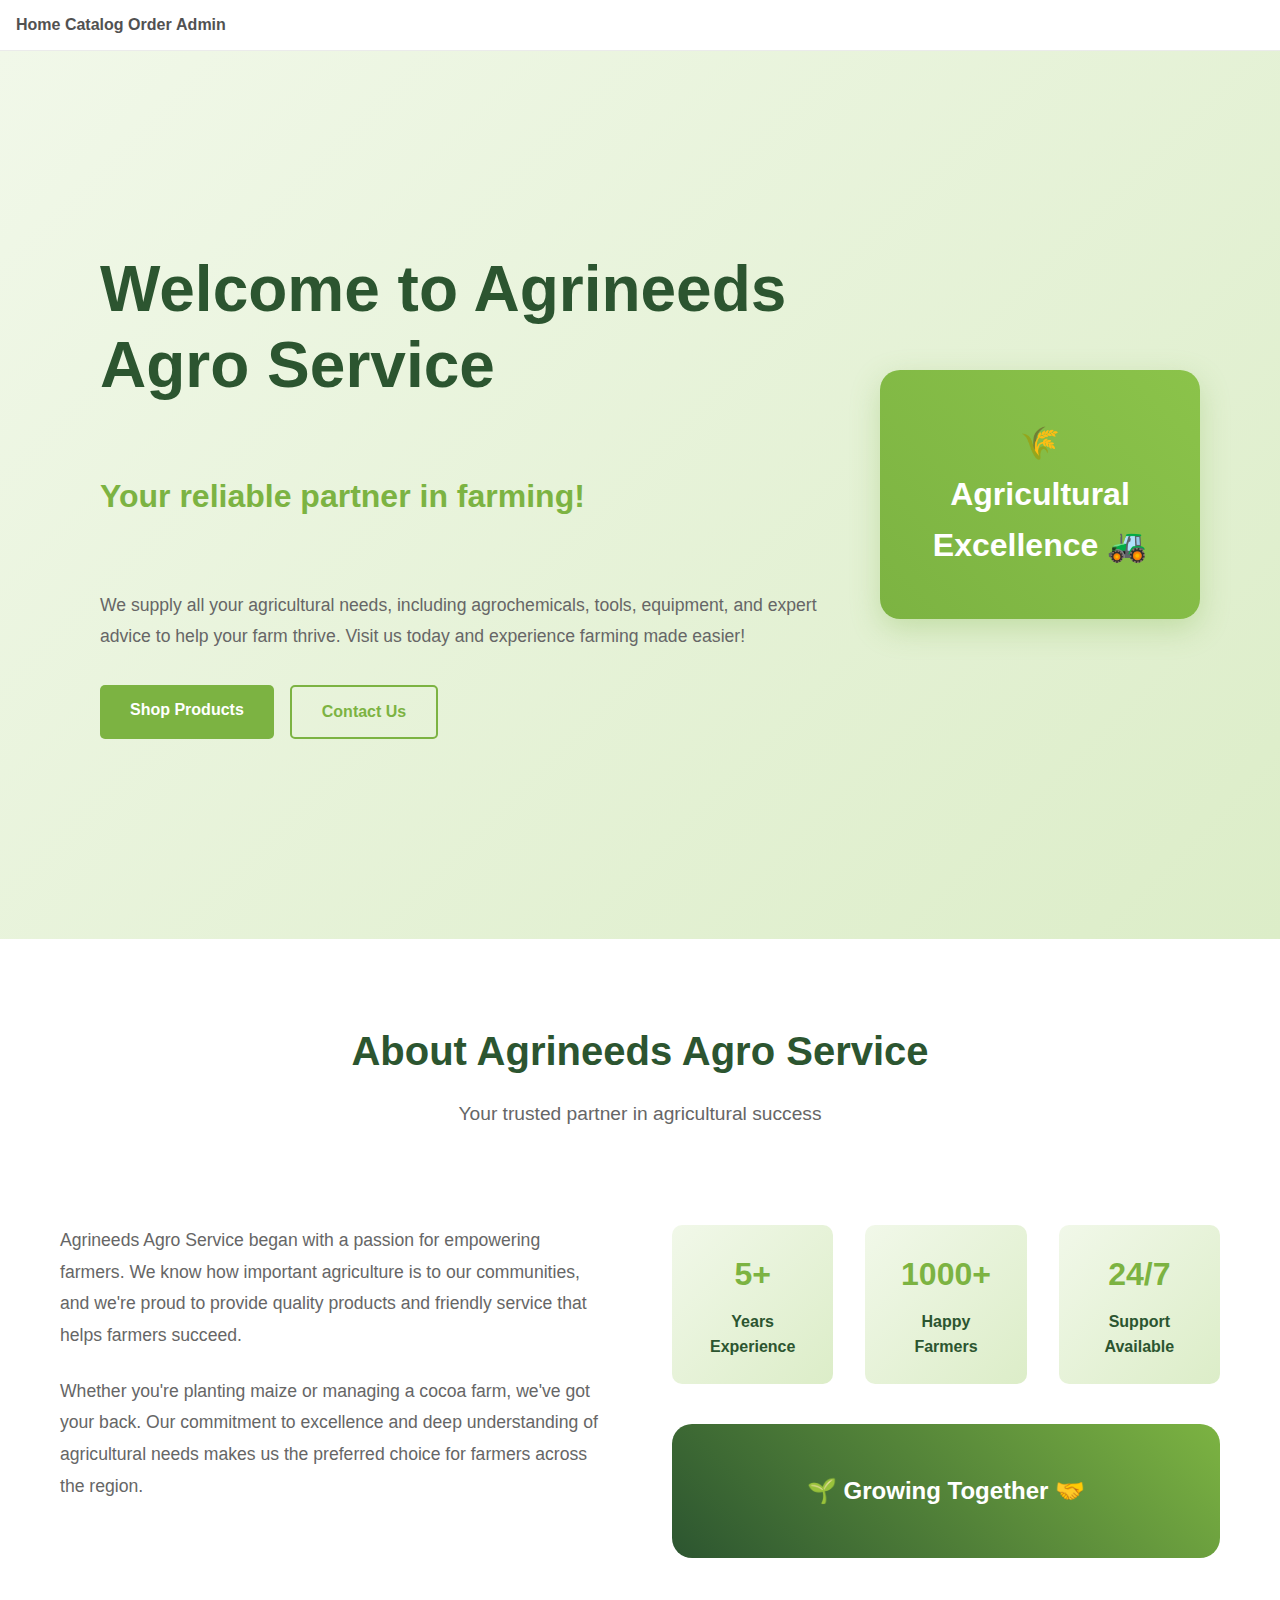
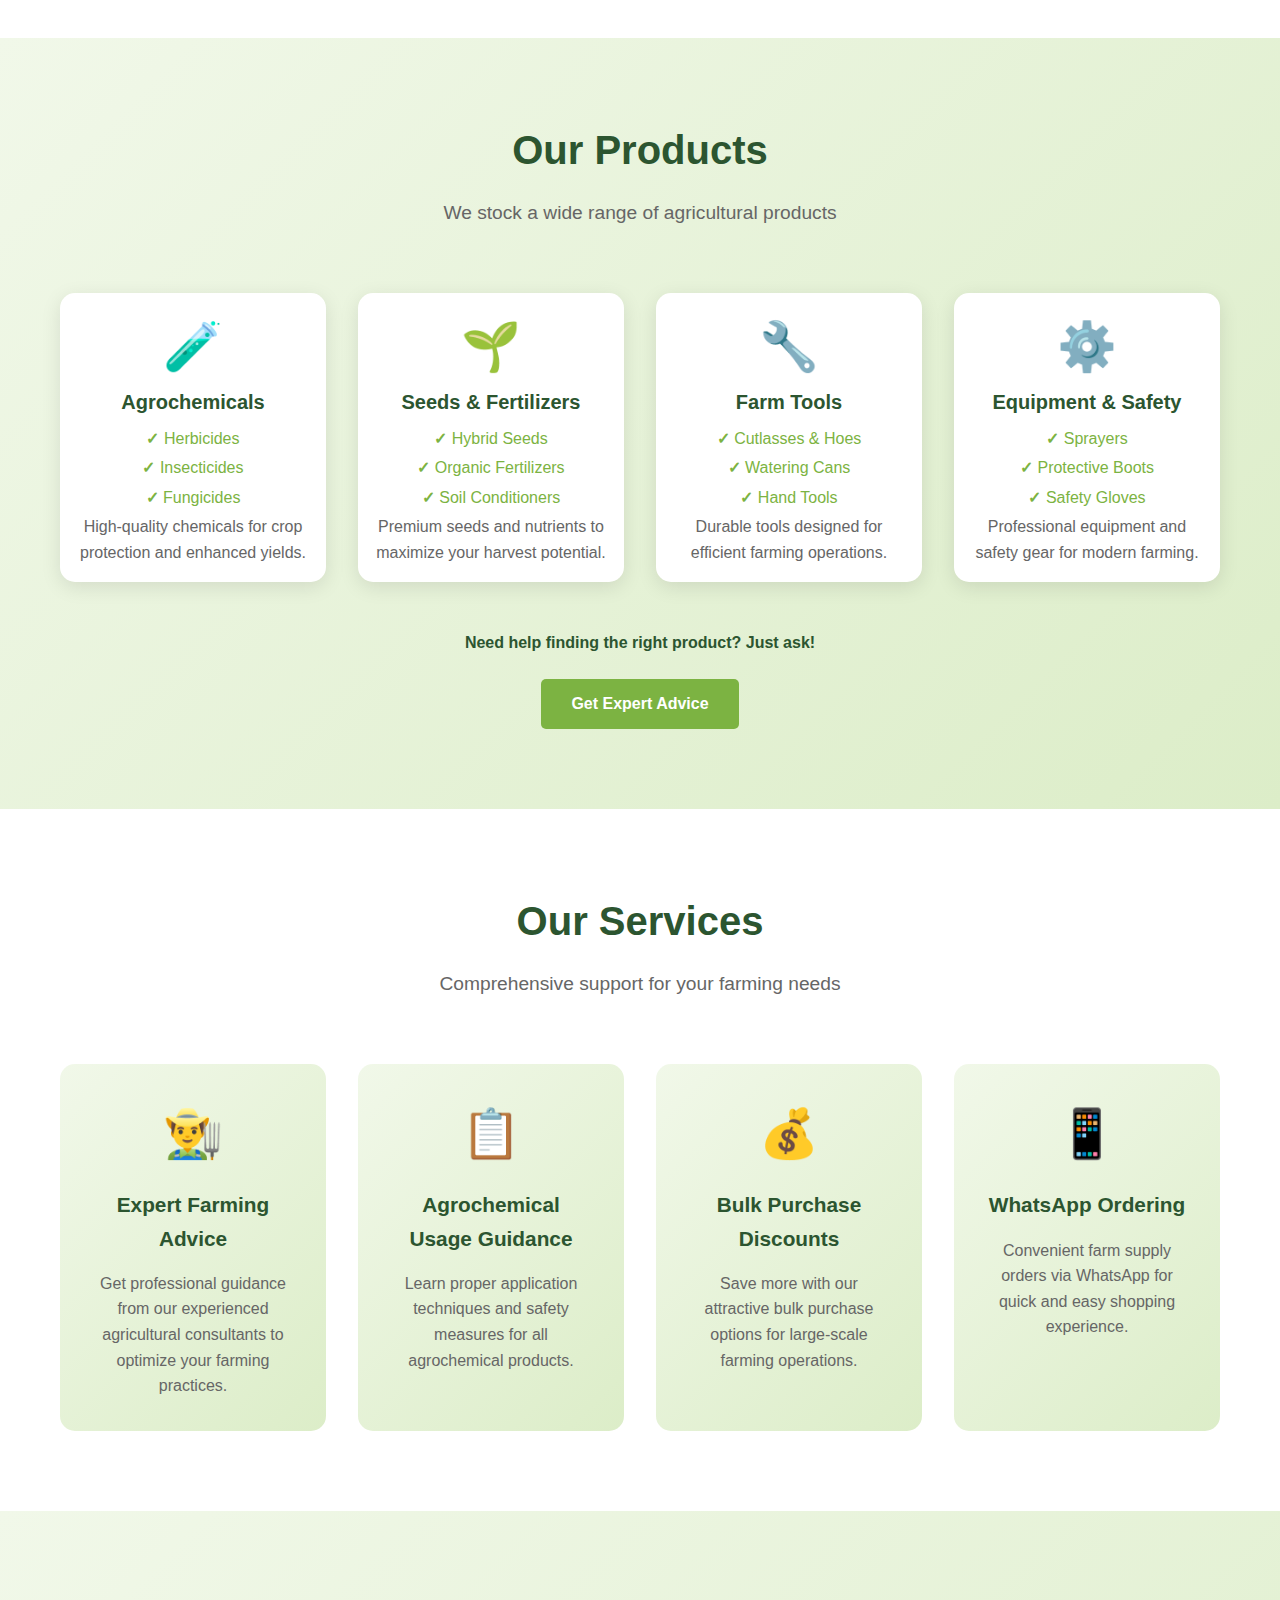
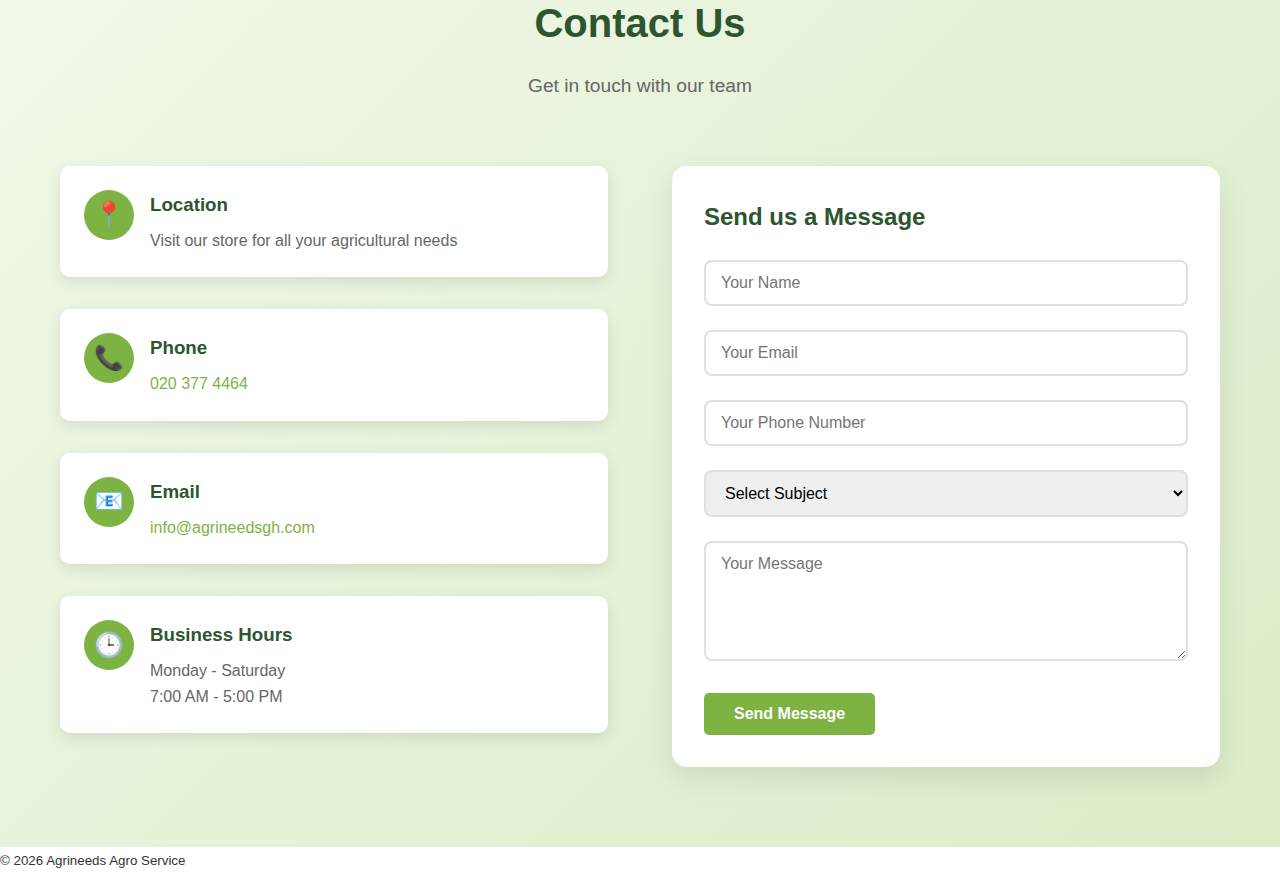
<file: index.html>
<!doctype html>
<html lang="en">
<head>
  <meta charset="utf-8" />
  <meta name="viewport" content="width=device-width, initial-scale=1" />
  <title>Agrineeds Agro Service</title>
  <link rel="stylesheet" href="style.css" />
</head>
<body>
  <header class="site-header">
    <nav class="nav">
      <button class="nav-toggle"
              aria-label="Toggle navigation"
              aria-controls="primary-nav"
              aria-expanded="false">☰</button>

      <div class="nav-links" id="primary-nav">
        <a href="#home">Home</a>
        <a href="#catalog">Catalog</a>
        <a href="#order">Order</a>
        <a href="#admin">Admin</a>
      </div>
    </nav>


  </header>

  <!-- simple view container for our tiny router -->
  <main id="app" class="app"></main>
  
  <!-- put this right after <main id="app" class="app"></main> -->
  <template id="home-template">

    <!-- Home Section -->
    <section id="home" class="hero">
        <div class="hero-content">
            <h1>Welcome to Agrineeds Agro Service</h1>
            <p class="hero-subtitle">Your reliable partner in farming!</p>
            <p class="hero-description">
                We supply all your agricultural needs, including agrochemicals, tools, equipment, 
                and expert advice to help your farm thrive. Visit us today and experience farming made easier!
            </p>
            <div class="hero-buttons">
                <a href="#products" class="btn btn-primary">Shop Products</a>
                <a href="#contact" class="btn btn-secondary">Contact Us</a>
            </div>
        </div>
        <div class="hero-image">
            <div class="hero-placeholder">
                🌾 Agricultural Excellence 🚜
            </div>
        </div>
    </section>

    <!-- About Section -->
    <section id="about" class="about">
        <div class="container">
            <div class="section-header">
                <h2>About Agrineeds Agro Service</h2>
                <p>Your trusted partner in agricultural success</p>
            </div>
            <div class="about-content">
                <div class="about-text">
                    <p>
                        Agrineeds Agro Service began with a passion for empowering farmers. We know how important 
                        agriculture is to our communities, and we're proud to provide quality products and friendly 
                        service that helps farmers succeed.
                    </p>
                    <p>
                        Whether you're planting maize or managing a cocoa farm, we've got your back. Our commitment 
                        to excellence and deep understanding of agricultural needs makes us the preferred choice for 
                        farmers across the region.
                    </p>
                </div>
                <div class="about-image">
                    <div class="about-stats">
                        <div class="stat">
                            <h3>5+</h3>
                            <p>Years Experience</p>
                        </div>
                        <div class="stat">
                            <h3>1000+</h3>
                            <p>Happy Farmers</p>
                        </div>
                        <div class="stat">
                            <h3>24/7</h3>
                            <p>Support Available</p>
                        </div>
                    </div>
                    <div class="about-placeholder">
                        🌱 Growing Together 🤝
                    </div>
                </div>
            </div>
        </div>
    </section>

    <!-- Products Section -->
    <section id="products" class="products">
        <div class="container">
            <div class="section-header">
                <h2>Our Products</h2>
                <p>We stock a wide range of agricultural products</p>
            </div>
            <div class="products-grid">
                <div class="product-card">
                    <div class="product-icon">🧪</div>
                    <h3>Agrochemicals</h3>
                    <ul>
                        <li>Herbicides</li>
                        <li>Insecticides</li>
                        <li>Fungicides</li>
                    </ul>
                    <p>High-quality chemicals for crop protection and enhanced yields.</p>
                </div>
                <div class="product-card">
                    <div class="product-icon">🌱</div>
                    <h3>Seeds & Fertilizers</h3>
                    <ul>
                        <li>Hybrid Seeds</li>
                        <li>Organic Fertilizers</li>
                        <li>Soil Conditioners</li>
                    </ul>
                    <p>Premium seeds and nutrients to maximize your harvest potential.</p>
                </div>
                <div class="product-card">
                    <div class="product-icon">🔧</div>
                    <h3>Farm Tools</h3>
                    <ul>
                        <li>Cutlasses & Hoes</li>
                        <li>Watering Cans</li>
                        <li>Hand Tools</li>
                    </ul>
                    <p>Durable tools designed for efficient farming operations.</p>
                </div>
                <div class="product-card">
                    <div class="product-icon">⚙️</div>
                    <h3>Equipment & Safety</h3>
                    <ul>
                        <li>Sprayers</li>
                        <li>Protective Boots</li>
                        <li>Safety Gloves</li>
                    </ul>
                    <p>Professional equipment and safety gear for modern farming.</p>
                </div>
            </div>
            <div class="products-cta">
                <p><strong>Need help finding the right product? Just ask!</strong></p>
                <a href="#contact" class="btn btn-primary">Get Expert Advice</a>
            </div>
        </div>
    </section>

    <!-- Services Section -->
    <section id="services" class="services">
        <div class="container">
            <div class="section-header">
                <h2>Our Services</h2>
                <p>Comprehensive support for your farming needs</p>
            </div>
            <div class="services-grid">
                <div class="service-card">
                    <div class="service-icon">👨‍🌾</div>
                    <h3>Expert Farming Advice</h3>
                    <p>Get professional guidance from our experienced agricultural consultants to optimize your farming practices.</p>
                </div>
                <div class="service-card">
                    <div class="service-icon">📋</div>
                    <h3>Agrochemical Usage Guidance</h3>
                    <p>Learn proper application techniques and safety measures for all agrochemical products.</p>
                </div>
                <div class="service-card">
                    <div class="service-icon">💰</div>
                    <h3>Bulk Purchase Discounts</h3>
                    <p>Save more with our attractive bulk purchase options for large-scale farming operations.</p>
                </div>
                <div class="service-card">
                    <div class="service-icon">📱</div>
                    <h3>WhatsApp Ordering</h3>
                    <p>Convenient farm supply orders via WhatsApp for quick and easy shopping experience.</p>
                </div>
            </div>
        </div>
    </section>

    <!-- Contact Section -->
    <section id="contact" class="contact">
        <div class="container">
            <div class="section-header">
                <h2>Contact Us</h2>
                <p>Get in touch with our team</p>
            </div>
            <div class="contact-content">
                <div class="contact-info">
                    <div class="contact-item">
                        <div class="contact-icon">📍</div>
                        <div>
                            <h3>Location</h3>
                            <p>Visit our store for all your agricultural needs</p>
                        </div>
                    </div>
                    <div class="contact-item">
                        <div class="contact-icon">📞</div>
                        <div>
                            <h3>Phone</h3>
                            <p><a href="tel:+233203774464">020 377 4464</a></p>
                        </div>
                    </div>
                    <div class="contact-item">
                        <div class="contact-icon">📧</div>
                        <div>
                            <h3>Email</h3>
                            <p><a href="mailto:info@agrineedsgh.com">info@agrineedsgh.com</a></p>
                        </div>
                    </div>
                    <div class="contact-item">
                        <div class="contact-icon">🕒</div>
                        <div>
                            <h3>Business Hours</h3>
                            <p>Monday - Saturday<br>7:00 AM - 5:00 PM</p>
                        </div>
                    </div>
                </div>
                <div class="contact-form">
                    <h3>Send us a Message</h3>
                    <form id="contactForm">
                        <div class="form-group">
                            <input type="text" id="name" name="name" placeholder="Your Name" required>
                        </div>
                        <div class="form-group">
                            <input type="email" id="email" name="email" placeholder="Your Email" required>
                        </div>
                        <div class="form-group">
                            <input type="tel" id="phone" name="phone" placeholder="Your Phone Number">
                        </div>
                        <div class="form-group">
                            <select id="subject" name="subject" required>
                                <option value="">Select Subject</option>
                                <option value="general">General Inquiry</option>
                                <option value="products">Product Information</option>
                                <option value="bulk">Bulk Purchase</option>
                                <option value="advice">Farming Advice</option>
                            </select>
                        </div>
                        <div class="form-group">
                            <textarea id="message" name="message" placeholder="Your Message" rows="5" required></textarea>
                        </div>
                        <button type="submit" class="btn btn-primary">Send Message</button>
                    </form>
                </div>
            </div>
        </div>
    </section>

  </template>

  <footer class="site-footer">
    <small>&copy; <span id="year"></span> Agrineeds Agro Service</small>
  </footer>

  <script type="module" src="./js/main.js"></script>
</body>
</html>
</file>
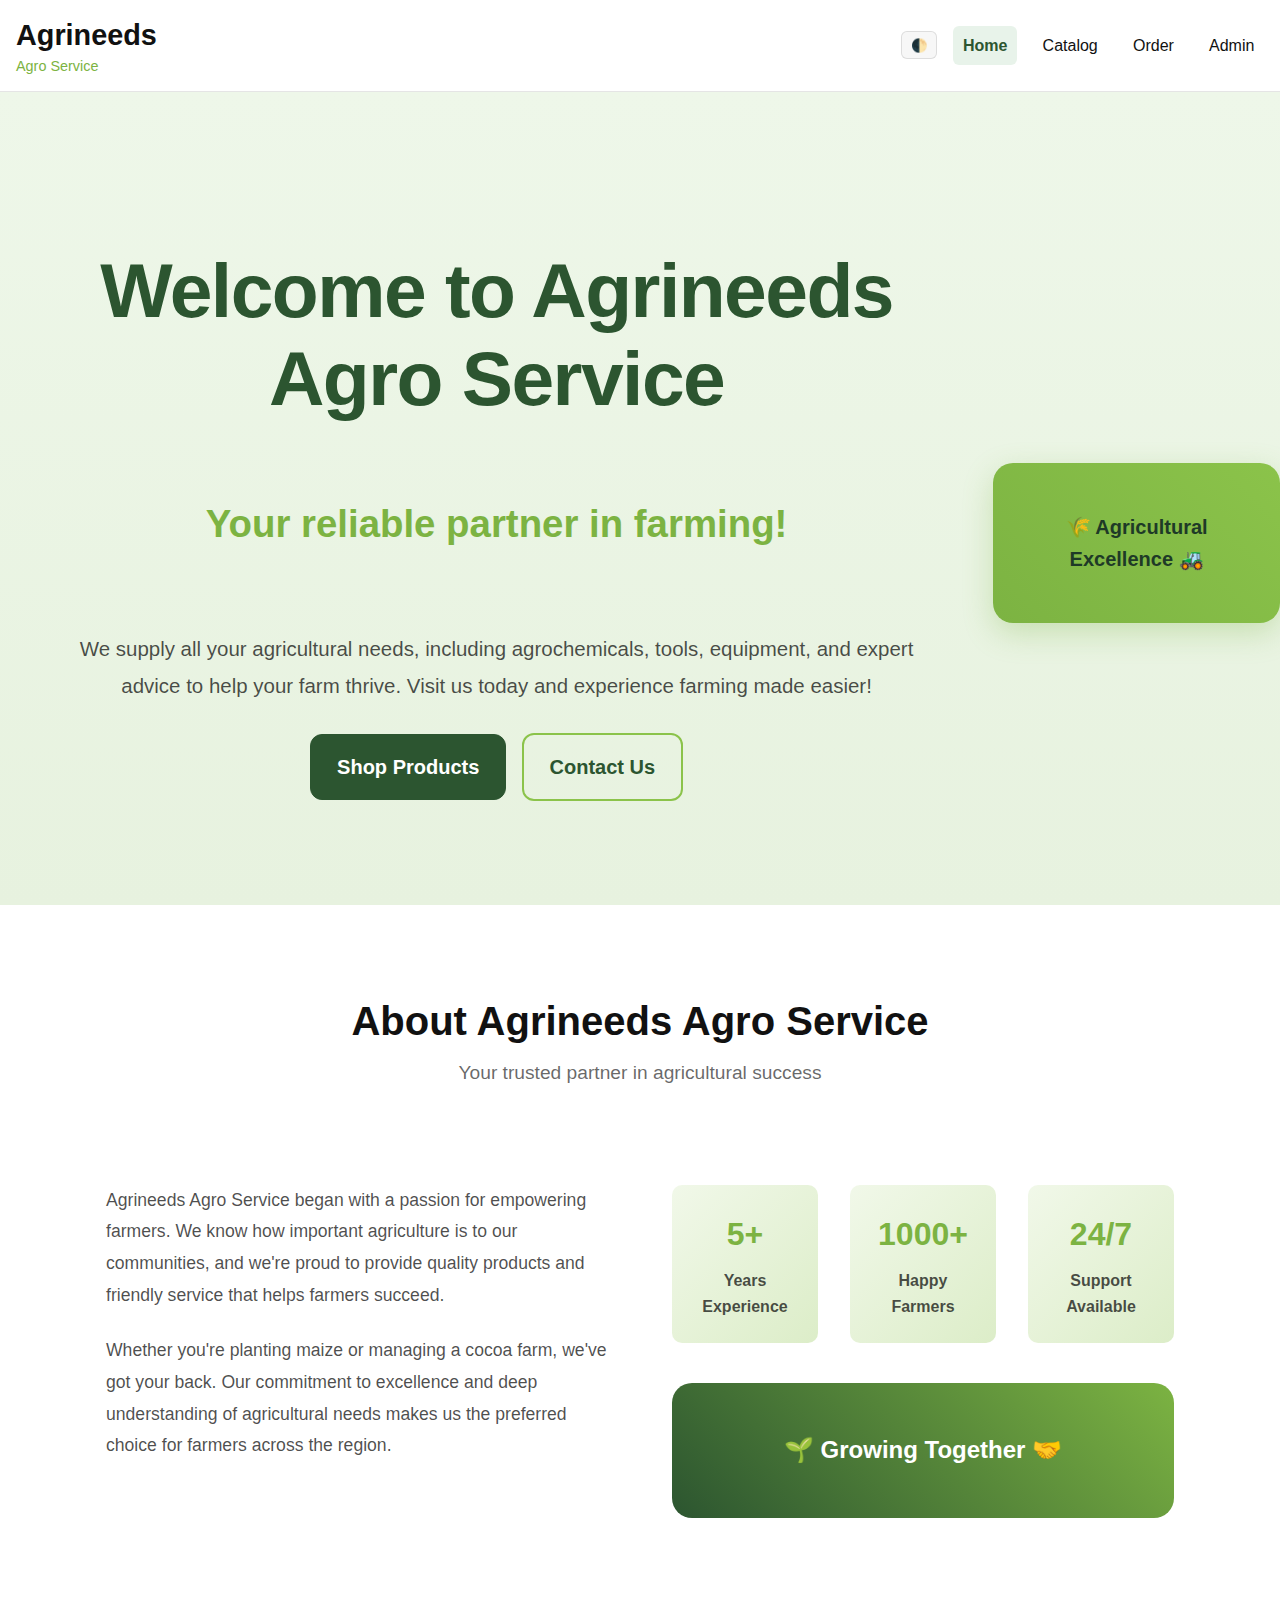
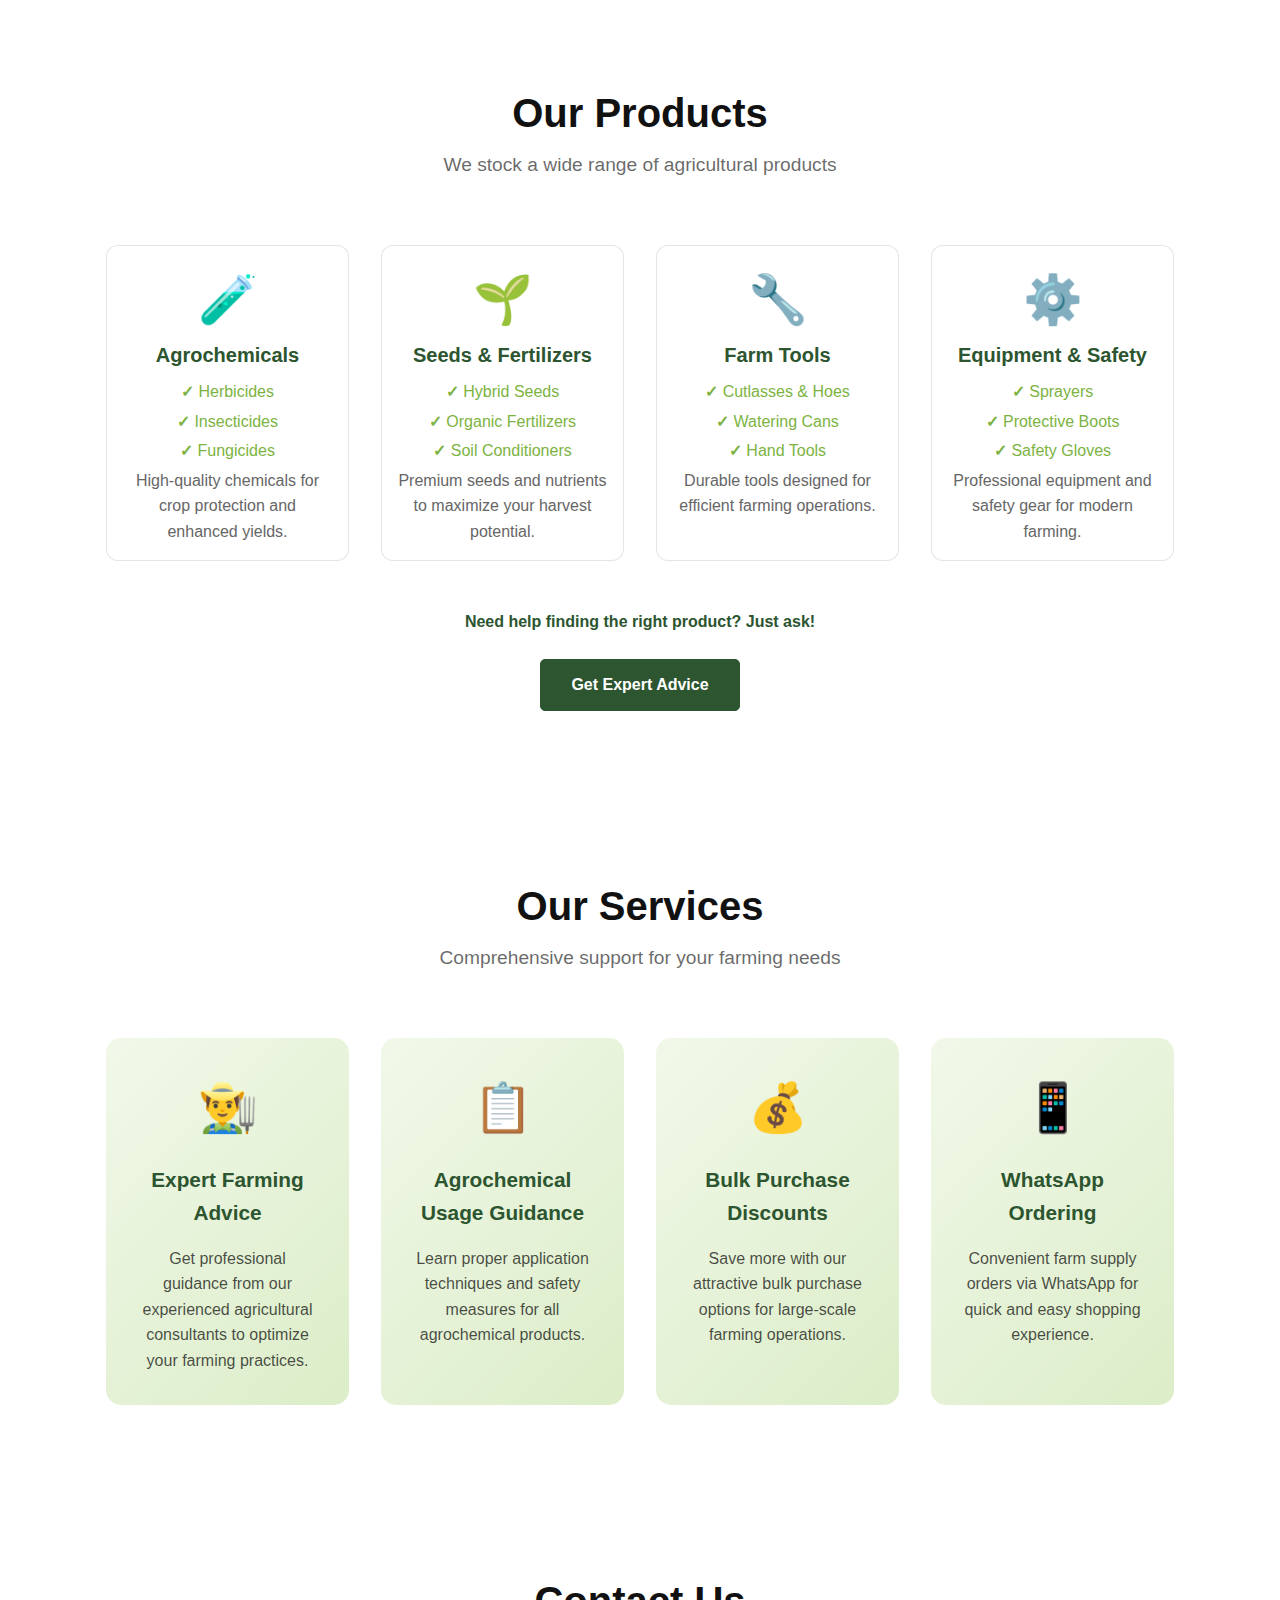
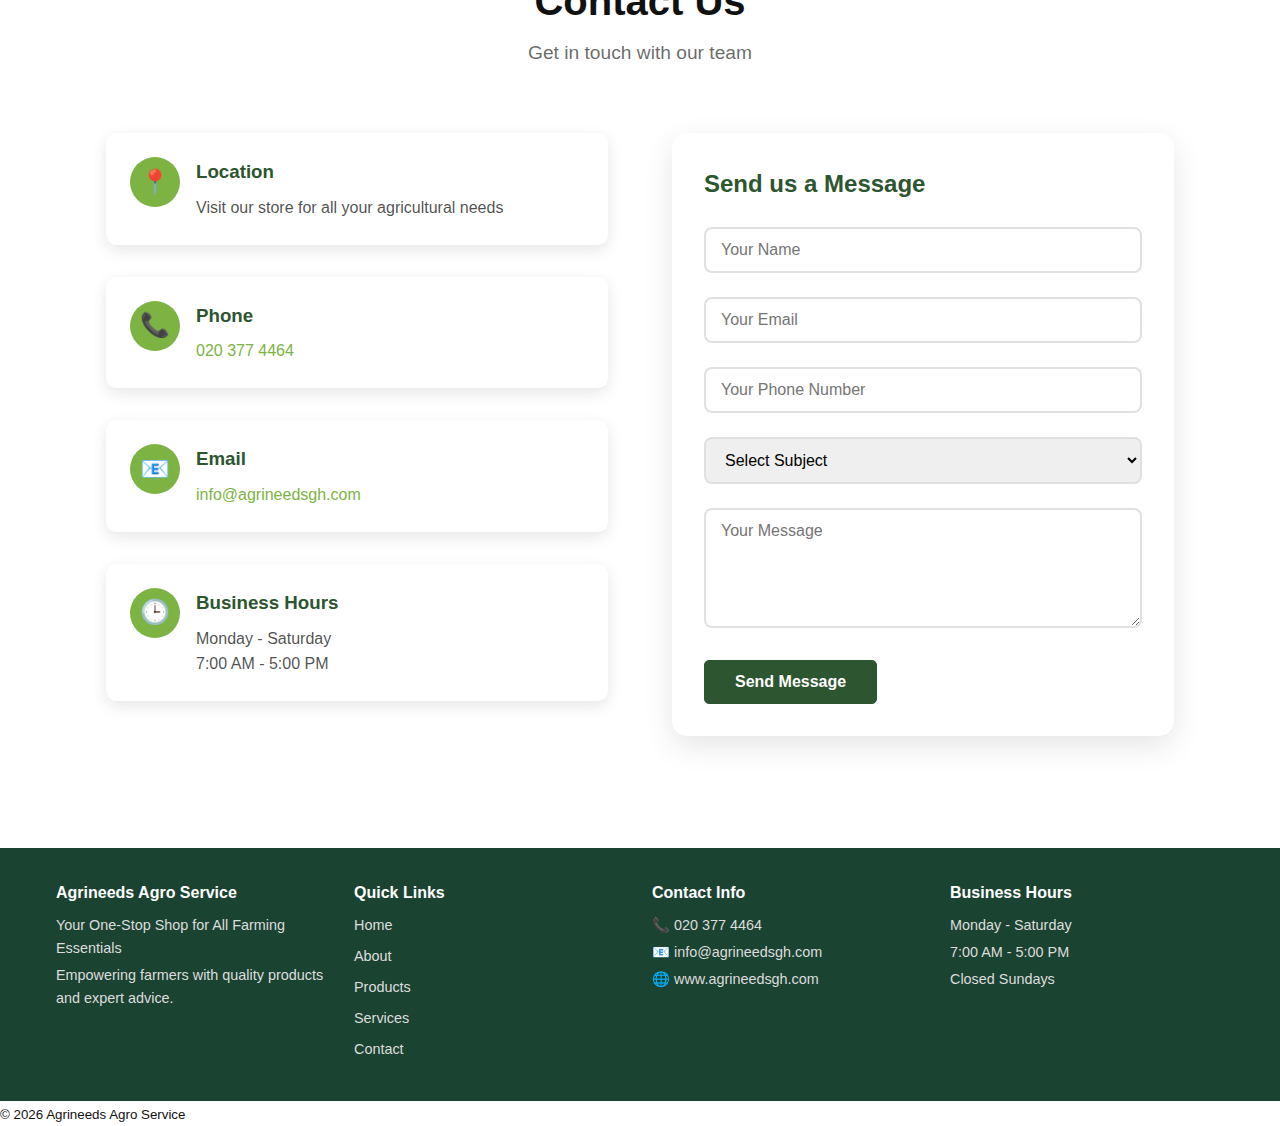
<file: client/index.html>
<!doctype html>
<html lang="en">
<head>
  <meta charset="utf-8" />
  <meta name="viewport" content="width=device-width, initial-scale=1" />
  <title>Agrineeds Agro Service</title>
  <link rel="stylesheet" href="old-style.css" />
  <!-- <link rel="stylesheet" href="style.css" /> -->
  <!-- <link rel="preload" href="./mock/products.json" as="fetch"> -->
</head>
<body>
  <header class="site-header">
    <nav class="nav">
      <div class="nav-logo">
        <h2>Agrineeds</h2>
        <span>Agro Service</span>
      </div>
      <button class="nav-toggle"
              aria-label="Toggle navigation"
              aria-controls="primary-nav"
              aria-expanded="false">☰</button>

      <button class="theme-toggle" aria-label="Toggle dark mode" title="Toggle dark mode">🌓</button>

      <div class="nav-links" id="primary-nav">
        <a href="#home">Home</a>
        <a href="#catalog">Catalog</a>
        <a href="#order">Order</a>
        <a href="#admin">Admin</a>
      </div>
    </nav>


  </header>

  <!-- simple view container for our tiny router -->
  <main id="app" class="app"></main>
  
  <!-- put this right after <main id="app" class="app"></main> -->
  <template id="home-template">

    <!-- Home Section -->
    <section id="home" class="hero">
        <div class="hero-content">
            <h1>Welcome to Agrineeds Agro Service</h1>
            <p class="hero-subtitle">Your reliable partner in farming!</p>
            <p class="hero-description">
                We supply all your agricultural needs, including agrochemicals, tools, equipment, 
                and expert advice to help your farm thrive. Visit us today and experience farming made easier!
            </p>
            <div class="hero-buttons">
                <a href="#products" class="btn btn-primary">Shop Products</a>
                <a href="#contact" class="btn btn-secondary">Contact Us</a>
            </div>
        </div>
        <div class="hero-image">
            <div class="hero-placeholder">
                🌾 Agricultural Excellence 🚜
            </div>
        </div>
    </section>

    <!-- About Section -->
    <section id="about" class="about">
        <div class="container">
            <div class="section-header">
                <h2>About Agrineeds Agro Service</h2>
                <p>Your trusted partner in agricultural success</p>
            </div>
            <div class="about-content">
                <div class="about-text">
                    <p>
                        Agrineeds Agro Service began with a passion for empowering farmers. We know how important 
                        agriculture is to our communities, and we're proud to provide quality products and friendly 
                        service that helps farmers succeed.
                    </p>
                    <p>
                        Whether you're planting maize or managing a cocoa farm, we've got your back. Our commitment 
                        to excellence and deep understanding of agricultural needs makes us the preferred choice for 
                        farmers across the region.
                    </p>
                </div>
                <div class="about-image">
                    <div class="about-stats">
                        <div class="stat">
                            <h3>5+</h3>
                            <p>Years Experience</p>
                        </div>
                        <div class="stat">
                            <h3>1000+</h3>
                            <p>Happy Farmers</p>
                        </div>
                        <div class="stat">
                            <h3>24/7</h3>
                            <p>Support Available</p>
                        </div>
                    </div>
                    <div class="about-placeholder">
                        🌱 Growing Together 🤝
                    </div>
                </div>
            </div>
        </div>
    </section>

    <!-- Products Section -->
    <section id="products" class="products">
        <div class="container">
            <div class="section-header">
                <h2>Our Products</h2>
                <p>We stock a wide range of agricultural products</p>
            </div>
            <div class="products-grid">
                <div class="product-card">
                    <div class="product-icon">🧪</div>
                    <h3>Agrochemicals</h3>
                    <ul>
                        <li>Herbicides</li>
                        <li>Insecticides</li>
                        <li>Fungicides</li>
                    </ul>
                    <p>High-quality chemicals for crop protection and enhanced yields.</p>
                </div>
                <div class="product-card">
                    <div class="product-icon">🌱</div>
                    <h3>Seeds & Fertilizers</h3>
                    <ul>
                        <li>Hybrid Seeds</li>
                        <li>Organic Fertilizers</li>
                        <li>Soil Conditioners</li>
                    </ul>
                    <p>Premium seeds and nutrients to maximize your harvest potential.</p>
                </div>
                <div class="product-card">
                    <div class="product-icon">🔧</div>
                    <h3>Farm Tools</h3>
                    <ul>
                        <li>Cutlasses & Hoes</li>
                        <li>Watering Cans</li>
                        <li>Hand Tools</li>
                    </ul>
                    <p>Durable tools designed for efficient farming operations.</p>
                </div>
                <div class="product-card">
                    <div class="product-icon">⚙️</div>
                    <h3>Equipment & Safety</h3>
                    <ul>
                        <li>Sprayers</li>
                        <li>Protective Boots</li>
                        <li>Safety Gloves</li>
                    </ul>
                    <p>Professional equipment and safety gear for modern farming.</p>
                </div>
            </div>
            <div class="products-cta">
                <p><strong>Need help finding the right product? Just ask!</strong></p>
                <a href="#contact" class="btn btn-primary">Get Expert Advice</a>
            </div>
        </div>
    </section>

    <!-- Services Section -->
    <section id="services" class="services">
        <div class="container">
            <div class="section-header">
                <h2>Our Services</h2>
                <p>Comprehensive support for your farming needs</p>
            </div>
            <div class="services-grid">
                <div class="service-card">
                    <div class="service-icon">👨‍🌾</div>
                    <h3>Expert Farming Advice</h3>
                    <p>Get professional guidance from our experienced agricultural consultants to optimize your farming practices.</p>
                </div>
                <div class="service-card">
                    <div class="service-icon">📋</div>
                    <h3>Agrochemical Usage Guidance</h3>
                    <p>Learn proper application techniques and safety measures for all agrochemical products.</p>
                </div>
                <div class="service-card">
                    <div class="service-icon">💰</div>
                    <h3>Bulk Purchase Discounts</h3>
                    <p>Save more with our attractive bulk purchase options for large-scale farming operations.</p>
                </div>
                <div class="service-card">
                    <div class="service-icon">📱</div>
                    <h3>WhatsApp Ordering</h3>
                    <p>Convenient farm supply orders via WhatsApp for quick and easy shopping experience.</p>
                </div>
            </div>
        </div>
    </section>

    <!-- Contact Section -->
    <section id="contact" class="contact">
        <div class="container">
            <div class="section-header">
                <h2>Contact Us</h2>
                <p>Get in touch with our team</p>
            </div>
            <div class="contact-content">
                <div class="contact-info">
                    <div class="contact-item">
                        <div class="contact-icon">📍</div>
                        <div>
                            <h3>Location</h3>
                            <p>Visit our store for all your agricultural needs</p>
                        </div>
                    </div>
                    <div class="contact-item">
                        <div class="contact-icon">📞</div>
                        <div>
                            <h3>Phone</h3>
                            <p><a href="tel:+233203774464">020 377 4464</a></p>
                        </div>
                    </div>
                    <div class="contact-item">
                        <div class="contact-icon">📧</div>
                        <div>
                            <h3>Email</h3>
                            <p><a href="mailto:info@agrineedsgh.com">info@agrineedsgh.com</a></p>
                        </div>
                    </div>
                    <div class="contact-item">
                        <div class="contact-icon">🕒</div>
                        <div>
                            <h3>Business Hours</h3>
                            <p>Monday - Saturday<br>7:00 AM - 5:00 PM</p>
                        </div>
                    </div>
                </div>
                <div class="contact-form">
                    <h3>Send us a Message</h3>
                    <form id="contactForm">
                        <div class="form-group">
                            <input type="text" id="name" name="name" placeholder="Your Name" required>
                        </div>
                        <div class="form-group">
                            <input type="email" id="email" name="email" placeholder="Your Email" required>
                        </div>
                        <div class="form-group">
                            <input type="tel" id="phone" name="phone" placeholder="Your Phone Number">
                        </div>
                        <div class="form-group">
                            <select id="subject" name="subject" required>
                                <option value="">Select Subject</option>
                                <option value="general">General Inquiry</option>
                                <option value="products">Product Information</option>
                                <option value="bulk">Bulk Purchase</option>
                                <option value="advice">Farming Advice</option>
                            </select>
                        </div>
                        <div class="form-group">
                            <textarea id="message" name="message" placeholder="Your Message" rows="5" required></textarea>
                        </div>
                        <button type="submit" class="btn btn-primary">Send Message</button>
                    </form>
                </div>
            </div>
        </div>
    </section>

  </template>

  <!-- Footer -->
<footer class="footer">
  <div class="container">
    <div class="footer-content">
      <div class="footer-section">
        <h3>Agrineeds Agro Service</h3>
        <p>Your One-Stop Shop for All Farming Essentials</p>
        <p>Empowering farmers with quality products and expert advice.</p>
      </div>

      <div class="footer-section">
        <h3>Quick Links</h3>
        <ul>
          <li><a href="#home">Home</a></li>
          <li><a href="#about">About</a></li>
          <li><a href="#products">Products</a></li>
          <li><a href="#services">Services</a></li>
          <li><a href="#contact">Contact</a></li>
        </ul>
      </div>

      <div class="footer-section">
        <h3>Contact Info</h3>
        <p>📞 020 377 4464</p>
        <p>📧 info@agrineedsgh.com</p>
        <p>🌐 www.agrineedsgh.com</p>
      </div>

      <div class="footer-section">
        <h3>Business Hours</h3>
        <p>Monday - Saturday</p>
        <p>7:00 AM - 5:00 PM</p>
        <p>Closed Sundays</p>
      </div>
    </div>

    <!-- <div class="footer-bottom">
      <p>&copy; 2024 Agrineeds Agro Service. All rights reserved.</p>
    </div> -->
  </div>
</footer>


  <footer class="site-footer">
    <small>&copy; <span id="year"></span> Agrineeds Agro Service</small>
  </footer>

  <script>window.API_BASE_URL = "http://localhost:8080";</script>
  <script type="module" src="./js/main.js"></script>
</body>
</html>
</file>
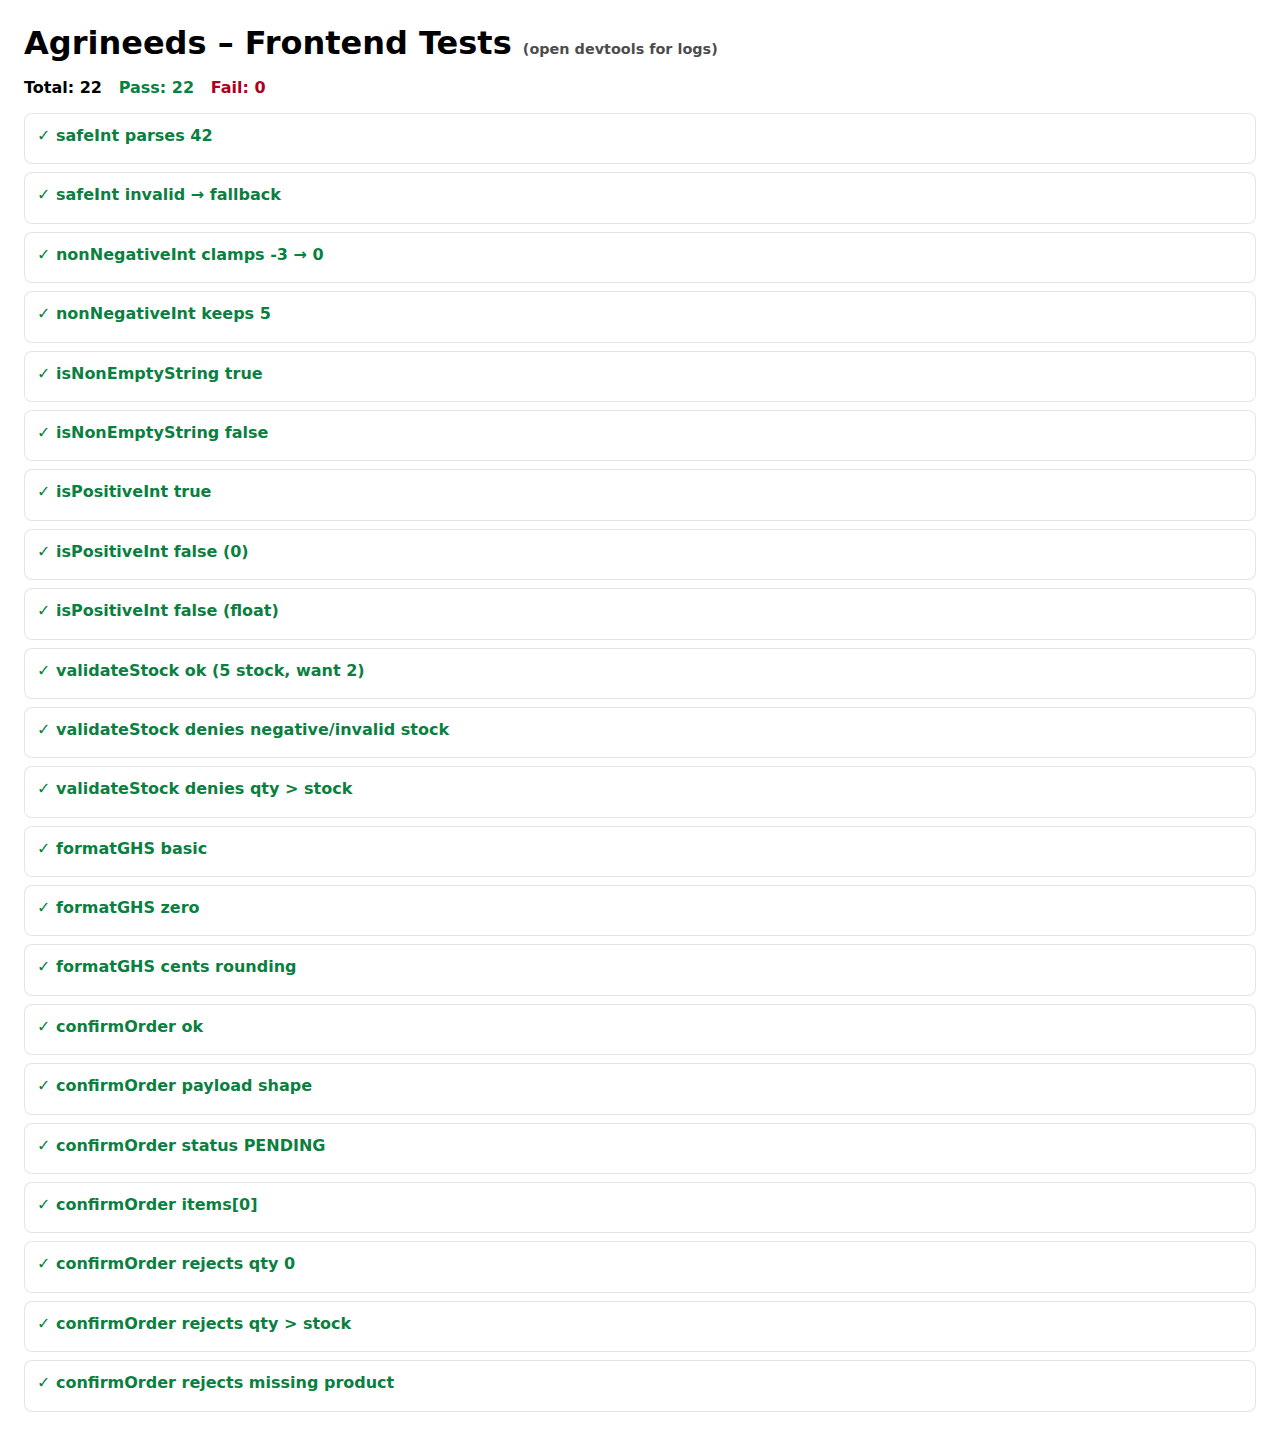
<file: tests/index.html>
<!doctype html>
<html lang="en">
<head>
  <meta charset="utf-8" />
  <title>QuantumLoop – Frontend Tests</title>
  <meta name="viewport" content="width=device-width, initial-scale=1" />
  <style>
    body { font-family: system-ui, -apple-system, Segoe UI, Roboto, Arial, sans-serif; margin: 1.5rem; }
    h1 { margin: 0 0 1rem; }
    .sum { margin: 0.5rem 0 1rem; font-weight: 700; }
    .ok { color: #0a7f3f; }
    .fail { color: #b00020; }
    .case { border: 1px solid rgba(0,0,0,0.1); border-radius: 8px; padding: 0.75rem; margin: 0.5rem 0; background: #fff; }
    .name { font-weight: 700; margin-bottom: 0.4rem; }
    .msg { white-space: pre-wrap; }
    .small { opacity: 0.7; font-size: 0.9rem; }
    .badge { display: inline-block; padding: 0.1rem 0.45rem; border-radius: 6px; font-size: 0.8rem; margin-left: 0.5rem; background: #eef; }
  </style>
</head>
<body>
  <h1>Agrineeds – Frontend Tests <span class="small">(open devtools for logs)</span></h1>
  <div id="summary" class="sum">Running…</div>
  <div id="results"></div>

  <!-- test runner & suites -->
  <script type="module" src="./test-runner.js"></script>
</body>
</html>
</file>
<file: client/style.css>
/* ==========================================================================
   QuantumLoop / Agrineeds – Unified Theme CSS
   - Consolidated from prior site CSS
   - Removes duplicate & overridden rules
   - Applies consistent green theme + full dark mode
   - Keeps class names used by current SPA (Home/Catalog/Admin/Orders)
   ========================================================================== */

/* ===== Reset & Base ===== */
* { margin: 0; padding: 0; box-sizing: border-box; }
html { scroll-behavior: smooth; }
body {
  font-family: 'Segoe UI', Tahoma, Geneva, Verdana, sans-serif;
  line-height: 1.6;
  background: var(--bg);
  color: var(--ink);
}

/* Layout */
.container { max-width: 1100px; margin: 0 auto; padding: 0 1rem; }
.section-header { text-align: center; margin: 2.5rem 0 1.5rem; }
.section-header h2, .section-header h3 { margin: 0.2rem 0 0.35rem; color: var(--ink); }
.section-header p { margin: 0; color: var(--ink-muted); }

/* ===== Theme Tokens (Light + Dark) =====
   Palette based on original site:
   - Deep green (brand): #2c5530
   - Accent lime: #7cb342, hover: #689f38, gradient partner: #8bc34a
*/
:root {
  /* brand */
  --brand: #2c5530;
  --brand-ink: #ffffff;
  --brand-weak: #e8f3ea;       /* light-tint for hovers/badges */
  --accent: #7cb342;
  --accent-hover: #689f38;

  /* neutrals (light) */
  --bg: #ffffff;
  --surface: #ffffff;
  --surface-2: #f7f7f7;
  --ink: #111111;
  --ink-muted: rgba(0,0,0,0.65);
  --line: rgba(0,0,0,0.10);
  --shadow: 0 8px 24px rgba(0,0,0,0.10);

  /* semantic */
  --ok: #0a7f3f;
  --warn: #cc8b00;
  --danger: #b00020;

  /* radii */
  --radius-s: 6px;
  --radius-m: 10px;
  --radius-l: 12px;
}

:root[data-theme="dark"] {
  --bg: #0f1115;
  --surface: #141820;
  --surface-2: #161b24;
  --ink: #e8eaed;
  --ink-muted: rgba(232,234,237,0.75);
  --line: rgba(255,255,255,0.12);
  --shadow: 0 8px 24px rgba(0,0,0,0.35);

  /* brand hover tint in dark */
  --brand-weak: #183b24;
}

/* Utilities */
.sr-only { position: absolute !important; width:1px; height:1px; padding:0; margin:-1px; overflow:hidden; clip:rect(0 0 0 0); white-space:nowrap; border:0; }
.mt-1{margin-top:.25rem}.mt-2{margin-top:.5rem}.mt-3{margin-top:1rem}
.mb-1{margin-bottom:.25rem}.mb-2{margin-bottom:.5rem}.mb-3{margin-bottom:1rem}
.p-1{padding:.25rem}.p-2{padding:.5rem}.p-3{padding:1rem}

/* Focus (a11y) */
:where(a,button,[role="button"],input,select,textarea).focus-visible,
:where(a,button,[role="button"],input,select,textarea):focus-visible {
  outline: 2px solid var(--accent);
  outline-offset: 2px;
  border-radius: var(--radius-s);
}

/* ===== Navigation (overlay on mobile) ===== */
.nav {
  position: relative;
  display: flex; gap: .75rem; align-items: center;
  padding: .75rem 1rem;
  border-bottom: 1px solid var(--line);
  background: var(--surface);
  z-index: 1000;
}
.nav-logo { display:flex; flex-direction:column; justify-content:center; line-height:1.2; margin-right: .5rem; }
.nav-logo h2 { margin:0; font-size:1.25rem; font-weight:800; color: var(--brand); }
.nav-logo span { font-size:.75rem; color: var(--ink-muted); }

.nav-links { display:flex; gap: 1rem; }
.nav-links a {
  color: inherit; text-decoration: none; font-weight: 500;
  padding: .4rem .6rem; border-radius: 6px;
  transition: background 150ms ease, color 150ms ease;
}
.nav-links a:hover, .nav-links a:focus { background: var(--brand-weak); color: var(--brand); }
.nav-links a.active     { background: var(--brand-weak); color: var(--brand); font-weight: 700; }

.nav-toggle {
  display:none; font-size:1.5rem; cursor:pointer; border:none; background:none; line-height:1;
}
.theme-toggle {
  margin-left: auto;
  border: 1px solid var(--line);
  background: var(--surface-2); color: var(--ink);
  border-radius: var(--radius-s);
  padding: .35rem .55rem; cursor: pointer;
}

@media (max-width: 768px) {
  .nav { justify-content: space-between; position: sticky; top: 0; }
  .nav-toggle { display:block; }
  .theme-toggle { order: -1; margin-left: 0; }
  .nav-links {
    position: absolute; top: 100%; left: 0; right: 0;
    background: var(--surface); border-bottom:1px solid var(--line);
    box-shadow: var(--shadow);
    display:flex; flex-direction:column; gap:.25rem; padding:.75rem 1rem;
    transform-origin: top center; transform: scaleY(.8);
    opacity: 0; pointer-events: none;
    transition: transform 180ms ease, opacity 180ms ease;
  }
  .nav-links.show { transform: scaleY(1); opacity: 1; pointer-events: auto; }
  .nav-links a { padding: .6rem .2rem; }
}

/* ===== Buttons ===== */
.btn {
  display: inline-block;
  padding: .6rem 1rem; border-radius: var(--radius-s);
  border: 1px solid var(--brand);
  background: var(--brand); color: var(--brand-ink);
  cursor: pointer; font-weight: 600; text-decoration: none;
  transition: filter 150ms ease, transform 150ms ease;
}
.btn:hover { filter: brightness(1.05); }
.btn:active { transform: translateY(1px); }

.btn-light {
  background: var(--surface-2);
  color: var(--ink);
  border: 1px solid var(--line);
}
.btn-primary { background: var(--accent); border-color: var(--accent); }
.btn-primary:hover { background: var(--accent-hover); border-color: var(--accent-hover); }
.btn-secondary {
  background: transparent; color: var(--accent);
  border: 2px solid var(--accent);
}
.btn-secondary:hover { background: var(--accent); color: #fff; }
.btn-danger {
  background: #fff0f3; color: var(--danger);
  border: 1px solid #ffcdd2;
}
:root[data-theme="dark"] .btn-danger { background: #2a151a; border-color: #5b2a34; }

/* ===== Hero (home) ===== */
.hero {
  background: linear-gradient(135deg, #f1f8e9 0%, #dcedc8 100%);
  padding: 160px 0 80px;
  display: grid; place-items: center;
  min-height: 70vh;
}
.hero-content { max-width: 900px; padding: 0 1rem; text-align:center; }
.hero h1 { font-size: clamp(2rem, 4vw, 3rem); color: var(--brand); margin-bottom: 1rem; line-height: 1.2; }
.hero-subtitle { font-size: clamp(1.1rem, 3vw, 1.7rem); color: var(--accent); margin-bottom: .75rem; font-weight: 700; }
.hero-description { font-size: 1.05rem; color: var(--ink-muted); margin-bottom: 1.25rem; }
.hero-buttons { display:flex; gap: .75rem; flex-wrap: wrap; justify-content: center; }

/* ===== About / Services / Contact Sections ===== */
.about, .services, .contact { padding: 60px 0; }
.about { background: var(--surface); }
.services { background: var(--surface); }
.contact { background: linear-gradient(135deg, #f1f8e9 0%, #dcedc8 100%); }

.about-content, .contact-content {
  display: grid; gap: 2rem; grid-template-columns: 1fr 1fr;
}
@media (max-width: 900px) { .about-content, .contact-content { grid-template-columns: 1fr; } }

.about-text p, .service-card p, .contact-item p { color: var(--ink-muted); line-height: 1.7; }

.service-card {
  background: linear-gradient(135deg, #f1f8e9, #dcedc8);
  padding: 1.5rem; border-radius: var(--radius-l);
  text-align:center; transition: transform .2s ease;
}
.service-card:hover { transform: translateY(-4px); }
.service-card h3 { color: var(--brand); margin-bottom: .5rem; font-size: 1.2rem; }

/* ===== Catalog: Grid & Cards ===== */
.products { padding: 60px 0; background: linear-gradient(135deg, #f1f8e9 0%, #dcedc8 100%); }
.product-grid {
  display: grid; grid-template-columns: repeat(12, 1fr); gap: 1rem;
}
.product-grid > .product-card { grid-column: span 4; }
@media (max-width: 900px) { .product-grid > .product-card { grid-column: span 6; } }
@media (max-width: 600px) { .product-grid > .product-card { grid-column: span 12; } }

.product-card {
  border: 1px solid var(--line); border-radius: var(--radius-l);
  padding: 1rem; background: var(--surface);
  text-align: center; box-shadow: none;
  transition: transform .2s ease, box-shadow .2s ease;
}
.product-card:hover { transform: translateY(-4px); box-shadow: var(--shadow); }

.product-card .product-thumb {
  position: relative; width: 100%; aspect-ratio: 4/3;
  overflow: hidden; border-radius: 8px; background: var(--surface-2);
}
.product-card .product-thumb img {
  position: absolute; inset: 0; width: 100%; height: 100%; object-fit: cover; display: block;
}

.product-card h3 { color: var(--brand); margin: .5rem 0; font-size: 1.15rem; }
.product-card .price { font-weight: 800; margin-top: .25rem; }
.product-card .desc { opacity: .9; margin-top: .5rem; }
.product-card .stock { opacity: .9; }
.stock.oos { color: var(--danger); font-weight: 700; }
.card-actions { display:flex; gap:.5rem; margin-top:.75rem; justify-content:center; }
.wa-btn.disabled { pointer-events: none; opacity: .45; }

/* Catalog controls & pager */
.catalog-controls {
  display: flex; gap: .75rem; align-items: center; margin: .5rem 0 1rem; flex-wrap: wrap;
}
.catalog-controls input[type="search"], .catalog-controls select {
  padding: .55rem .7rem; border: 1px solid var(--line); border-radius: 8px;
  background: var(--surface); color: var(--ink);
  min-width: 220px;
}
.catalog-status { margin: .5rem 0 1rem; color: var(--ink-muted); }

.pager { display:flex; gap:.5rem; align-items:center; justify-content:center; margin: 1rem 0; }
.page-btn {
  padding:.45rem .8rem; border-radius: 8px;
  border: 1px solid var(--line); background: var(--surface); color: var(--ink);
  cursor: pointer;
}
.page-btn.active { font-weight: 700; }
.page-btn:disabled { opacity: .5; cursor: not-allowed; }
.page-ellipsis { opacity: .6; padding: 0 .25rem; }

/* ===== Order Form ===== */
.order-form { max-width: 640px; padding: 1rem 0; display: grid; gap: .9rem; }
.order-form .form-row { display:grid; gap:.35rem; }
.order-form label { font-weight: 700; }
.order-form input, .order-form select, .order-form textarea {
  padding: .6rem .75rem; border: 1px solid var(--line); border-radius: 8px;
  background: var(--surface); color: var(--ink);
}
.order-form .err { color: var(--danger); min-height: 1.1em; }
.form-actions { display:flex; gap:.5rem; align-items:center; flex-wrap: wrap; }

/* ===== Admin Shell ===== */
.admin-shell { padding-top: .5rem; }
.admin-topbar { display:flex; justify-content:space-between; align-items:center; gap:1rem; padding:.5rem 0; }

.admin-tabs { display:flex; gap:.5rem; margin: .5rem 0 1rem; }
.admin-tabs .tab {
  padding:.5rem .8rem; border-radius: 8px;
  border: 1px solid var(--line); background: var(--surface); color: var(--ink);
  cursor:pointer;
}
.admin-tabs .tab.active { font-weight: 800; }

.table-wrap { overflow-x:auto; }
.table { width: 100%; border-collapse: collapse; background: var(--surface); color: var(--ink); }
.table th, .table td { padding: .55rem .6rem; border-bottom: 1px solid var(--line); text-align:left; }
.table thead th { white-space: nowrap; opacity: .85; font-weight: 800; }
.table td.actions { display:flex; flex-wrap:wrap; gap:.35rem; }

/* Admin → Products */
.admin-products .admin-form { max-width: 520px; display:grid; gap:.7rem; }
.admin-products .form-row { display:grid; gap:.35rem; }
.admin-products input, .admin-products textarea, .admin-products select {
  padding:.55rem .7rem; border:1px solid var(--line); border-radius:8px; background: var(--surface); color: var(--ink);
}
.admin-products .admin-products-grid { display:grid; grid-template-columns: repeat(12,1fr); gap:1rem; align-items: start; }
.admin-products .admin-products-grid > section:first-child { grid-column: span 5; }
.admin-products .admin-products-grid > section:last-child  { grid-column: span 7; }
@media (max-width: 900px) { .admin-products .admin-products-grid > section { grid-column: span 12; } }

/* Admin → Orders */
.order-filters { display:flex; gap:.75rem; align-items:center; margin:.5rem 0 1rem; flex-wrap: wrap; }
.order-filters select {
  padding:.55rem .7rem; border:1px solid var(--line); border-radius:8px; background: var(--surface); color: var(--ink);
}
.admin-orders .table td .btn { margin-right:.35rem; margin-bottom:.35rem; }

/* Dashboard panels */
.dashboard .cards { display:grid; grid-template-columns: repeat(12,1fr); gap:1rem; }
.dashboard .card {
  grid-column: span 4; padding:1rem; border:1px solid var(--line); border-radius: var(--radius-l);
  background: var(--surface);
}
@media (max-width: 900px) { .dashboard .card { grid-column: span 6; } }
@media (max-width: 600px) { .dashboard .card { grid-column: span 12; } }
.dashboard .kpi { font-size: 1.6rem; font-weight: 800; }
.dashboard .label { color: var(--ink-muted); }

/* Panels (general) */
.dash-grid { display:grid; grid-template-columns: repeat(12,1fr); gap:1rem; margin:1rem 0; }
.panel { grid-column: span 4; padding:1rem; border:1px solid var(--line); border-radius: var(--radius-l); background: var(--surface); }
@media (max-width: 900px) { .panel { grid-column: span 6; } }
@media (max-width: 600px) { .panel { grid-column: span 12; } }

.list { margin:.25rem 0; padding-left:1rem; }
.list li { margin:.25rem 0; }

/* Status badges (used in Orders) */
.badge {
  display:inline-block; padding:.2rem .5rem; border-radius: var(--radius-s);
  font-size:.85rem; line-height:1;
  border:1px solid var(--line); background: var(--surface-2); color: var(--ink);
}
.badge--pending   { background:#fff7e6; border-color:#ffe0a3; color:#8a6400; }
.badge--confirmed { background:#eef7ff; border-color:#cfe6ff; color:#0b63b9; }
.badge--packed    { background:#f0f0ff; border-color:#d9d9ff; color:#4b49b6; }
.badge--en_route  { background:#eefaf3; border-color:#ccead7; color:#1b7f4a; }
.badge--delivered { background:#eafaf0; border-color:#cdebd9; color:#0a7f3f; }
.badge--cancelled { background:#fff0f3; border-color:#ffcdd2; color:#b00020; }

/* ===== Footer ===== */
.footer {
  background: #1b4332; /* brand-dark; works in both modes */
  color: #fff; padding: 2rem 1rem 1rem; margin-top: 2rem; font-size: .9rem;
}
.footer .container { max-width: 1200px; }
.footer-content { display:grid; grid-template-columns: repeat(auto-fit,minmax(220px,1fr)); gap:1.5rem; margin-bottom:1rem; }
.footer-section h3 { font-size: 1rem; margin-bottom: .5rem; color: #fff; }
.footer-section p, .footer-section a { margin:.25rem 0; color:#ddd; text-decoration:none; }
.footer-section a:hover { color:#fff; text-decoration: underline; }
.footer-bottom { border-top:1px solid rgba(255,255,255,0.2); padding-top:.75rem; text-align:center; font-size:.8rem; color:#ccc; }

/* ===== Animations & Reduced Motion ===== */
@media (prefers-reduced-motion: no-preference) {
  .product-card, .service-card, .contact-item { animation: fadeInUp .6s ease-out; }
}
@media (prefers-reduced-motion: reduce) {
  .nav-links { transition: none !important; }
}
@keyframes fadeInUp { from { opacity:0; transform: translateY(30px); } to { opacity:1; transform: translateY(0); } }

/* ===== Hero layout (match screenshot) ===== */
.hero {
  /* soft green gradient background */
  background: linear-gradient(180deg, #eef7e9 0%, #e7f2df 100%);
  padding: clamp(80px, 12vw, 160px) 0 clamp(48px, 6vw, 80px);
}

:root[data-theme="dark"] .hero {
  /* slightly darker gradient for dark mode */
  background: linear-gradient(180deg, #122015 0%, #101b13 100%);
}

.hero .hero-content {
  max-width: 1100px;
  margin: 0 auto;
  padding: 0 1rem;
  text-align: center;
}

.hero .hero-content h1 {
  color: #2c5530;                /* deep green */
  font-weight: 800;
  line-height: 1.15;
  letter-spacing: -0.02em;
  /* huge but responsive */
  font-size: clamp(2.2rem, 6vw, 5rem);
  margin-bottom: clamp(10px, 1.5vw, 16px);
}

:root[data-theme="dark"] .hero .hero-content h1 {
  color: #cfe9d6;                /* soft mint in dark */
}

.hero .hero-subtitle {
  color: #7cb342;                /* lime accent */
  font-weight: 800;
  line-height: 1.2;
  font-size: clamp(1.4rem, 3vw, 2.4rem);
  margin-bottom: clamp(12px, 2vw, 20px);
}

:root[data-theme="dark"] .hero .hero-subtitle {
  color: #91d36a;                /* brighter lime on dark */
}

.hero .hero-description {
  max-width: 75ch;
  margin: 0 auto clamp(16px, 3vw, 28px);
  font-size: clamp(1rem, 1.6vw, 1.35rem);
  color: var(--ink-muted);
}

.hero .hero-buttons {
  display: inline-flex;
  gap: 1rem;
  align-items: center;
  justify-content: center;
  margin-bottom: clamp(18px, 3vw, 28px);
  flex-wrap: wrap;
}

.hero .btn {
  padding: clamp(12px, 1.6vw, 16px) clamp(18px, 2vw, 26px);
  border-radius: 12px;
  font-weight: 800;
  font-size: clamp(1rem, 1.6vw, 1.25rem);
  box-shadow: none;
}

.hero .btn-primary {
  background: #2c5530;
  border: 1px solid #2c5530;
  color: #fff;
}

.hero .btn-primary:hover { filter: brightness(1.05); }

.hero .btn-secondary {
  background: transparent;
  color: #2c5530;
  border: 2px solid #8bc34a;
}

:root[data-theme="dark"] .hero .btn-secondary {
  color: #cfe9d6;
  border-color: #7cb342;
}

.hero .hero-image,
.hero .hero-placeholder {
  /* keep your placeholder line under the buttons */
  text-align: center;
  margin-top: 6px;
  color: #1e3a27;
  font-size: clamp(1rem, 1.6vw, 1.25rem);
}

:root[data-theme="dark"] .hero .hero-image,
:root[data-theme="dark"] .hero .hero-placeholder {
  color: #b6d3bf;
}

/* Ensure paragraphs in hero use readable colors in both modes */
.hero p { color: var(--ink-muted); }

.nav { position: sticky; top: 0; z-index: 1000; }
</file>
<file: style.css>
/* Reset and Base Styles */
* {
    margin: 0;
    padding: 0;
    box-sizing: border-box;
}

html {
    scroll-behavior: smooth;
}

body {
    font-family: 'Segoe UI', Tahoma, Geneva, Verdana, sans-serif;
    line-height: 1.6;
    color: #333;
    background-color: #ffffff;
}

.container {
    max-width: 1200px;
    margin: 0 auto;
    padding: 0 20px;
}

/* Navigation Styles */
.navbar {
    background-color: #2c5530;
    position: fixed;
    top: 0;
    width: 100%;
    z-index: 1000;
    box-shadow: 0 2px 10px rgba(0, 0, 0, 0.1);
}

.nav-container {
    max-width: 1200px;
    margin: 0 auto;
    padding: 0 20px;
    display: flex;
    justify-content: space-between;
    align-items: center;
    height: 70px;
}

.nav-logo h2 {
    color: #ffffff;
    font-size: 1.8rem;
    font-weight: bold;
    margin-bottom: -5px;
}

.nav-logo span {
    color: #7cb342;
    font-size: 0.9rem;
    font-weight: 300;
}

.nav-menu {
    display: flex;
    list-style: none;
    gap: 2rem;
}

.nav-link {
    color: #ffffff;
    text-decoration: none;
    font-weight: 500;
    transition: color 0.3s ease;
    padding: 0.5rem 0;
}

.nav-link:hover,
.nav-link.active {
    color: #7cb342;
}

.nav-toggle {
    display: none;
    flex-direction: column;
    cursor: pointer;
}

.bar {
    width: 25px;
    height: 3px;
    background-color: #ffffff;
    margin: 3px 0;
    transition: 0.3s;
}

/* Button Styles */
.btn {
    display: inline-block;
    padding: 12px 30px;
    text-decoration: none;
    border-radius: 5px;
    font-weight: 600;
    text-align: center;
    transition: all 0.3s ease;
    border: none;
    cursor: pointer;
    font-size: 1rem;
}

.btn-primary {
    background-color: #7cb342;
    color: white;
}

.btn-primary:hover {
    background-color: #689f38;
    transform: translateY(-2px);
}

.btn-secondary {
    background-color: transparent;
    color: #7cb342;
    border: 2px solid #7cb342;
}

.btn-secondary:hover {
    background-color: #7cb342;
    color: white;
}

/* Hero Section */
.hero {
    background: linear-gradient(135deg, #f1f8e9 0%, #dcedc8 100%);
    padding: 200px 80px;
    display: flex;
    flex-direction: row;
    align-items: center;
    min-height: 80vh;
}

.hero-content {
    max-width: 800px;
    margin: 0 auto;
    padding: 0 20px;
    display: grid;
    grid-template-rows: 1fr 1fr;
    /* gap: 1rem; */
    align-items: center;
}

.hero h1 {
    font-size: 4rem;
    color: #2c5530;
    margin-bottom: 1rem;
    line-height: 1.2;
}

.hero-subtitle {
    font-size: 2rem;
    color: #7cb342;
    margin-bottom: 1rem;
    font-weight: 600;
}

.hero-description {
    font-size: 1.1rem;
    color: #666;
    margin-bottom: 2rem;
    line-height: 1.8;
}

.hero-buttons {
    display: flex;
    gap: 1rem;
    flex-wrap: wrap;
}

.hero-image {
    display: flex;
    justify-content: center;
    align-items: center;
}

.hero-placeholder {
    background: linear-gradient(45deg, #7cb342, #8bc34a);
    color: white;
    padding: 3rem;
    border-radius: 20px;
    text-align: center;
    font-size: 2rem;
    font-weight: bold;
    box-shadow: 0 10px 30px rgba(124, 179, 66, 0.3);
}

/* Section Headers */
.section-header {
    text-align: center;
    margin-bottom: 4rem;
}

.section-header h2 {
    font-size: 2.5rem;
    color: #2c5530;
    margin-bottom: 1rem;
}

.section-header p {
    font-size: 1.2rem;
    color: #666;
}

/* About Section */
.about {
    padding: 80px 0;
    background-color: #ffffff;
}

.about-content {
    display: grid;
    grid-template-columns: 1fr 1fr;
    gap: 4rem;
    align-items: center;
}

.about-image {
    display: flex;
    flex-direction: column;
    gap: 2.5rem;
}

.about-text p {
    font-size: 1.1rem;
    margin-bottom: 1.5rem;
    color: #666;
    line-height: 1.8;
}

.about-stats {
    display: grid;
    grid-template-columns: repeat(3, 1fr);
    gap: 2rem;
    margin-top: 2rem;
}

.stat {
    text-align: center;
    padding: 1.5rem;
    background: linear-gradient(135deg, #f1f8e9, #dcedc8);
    border-radius: 10px;
}

.stat h3 {
    font-size: 2rem;
    color: #7cb342;
    margin-bottom: 0.5rem;
}

.stat p {
    color: #2c5530;
    font-weight: 600;
}

.about-placeholder {
    background: linear-gradient(45deg, #2c5530, #7cb342);
    color: white;
    padding: 3rem;
    border-radius: 20px;
    text-align: center;
    font-size: 1.5rem;
    font-weight: bold;
}

/* Products Section */
.products {
    padding: 80px 0;
    background: linear-gradient(135deg, #f1f8e9 0%, #dcedc8 100%);
}

.products-grid {
    display: grid;
    grid-template-columns: repeat(auto-fit, minmax(200px, 1fr));
    gap: 2rem;
    margin-bottom: 3rem;
}

.product-card {
    background: white;
    padding: 1rem;
    border-radius: 15px;
    text-align: center;
    box-shadow: 0 5px 20px rgba(0, 0, 0, 0.1);
    transition: transform 0.3s ease, box-shadow 0.3s ease;
}

.product-card:hover {
    transform: translateY(-5px);
    box-shadow: 0 15px 40px rgba(0, 0, 0, 0.15);
}

.product-icon {
    font-size: 3rem;
    /* margin-bottom: 1rem; */
}

.product-card h3 {
    color: #2c5530;
    margin-bottom: 0.5rem;
    font-size: 1.25rem;
}

.product-card ul {
    list-style: none;
    margin-bottom: 0.25rem;
}

.product-card li {
    color: #7cb342;
    margin-bottom: 0.25rem;
    font-weight: 500;
}

.product-card li:before {
    content: "✓ ";
    color: #7cb342;
    font-weight: bold;
}

.product-card p {
    color: #666;
    line-height: 1.6;
}

.products-cta {
    text-align: center;
    margin-top: 3rem;
}

.products-cta p {
    font-size: 1rem;
    margin-bottom: 1.5rem;
    color: #2c5530;
}

/* Services Section */
.services {
    padding: 80px 0;
    background-color: #ffffff;
}

.services-grid {
    display: grid;
    grid-template-columns: repeat(auto-fit, minmax(200px, 1fr));
    gap: 2rem;
}

.service-card {
    background: linear-gradient(135deg, #f1f8e9, #dcedc8);
    padding: 2rem;
    border-radius: 15px;
    text-align: center;
    transition: transform 0.3s ease;
}

.service-card:hover {
    transform: translateY(-5px);
}

.service-icon {
    font-size: 3rem;
    margin-bottom: 1rem;
}

.service-card h3 {
    color: #2c5530;
    margin-bottom: 1rem;
    font-size: 1.3rem;
}

.service-card p {
    color: #666;
    line-height: 1.6;
}

/* Contact Section */
.contact {
    padding: 80px 0;
    background: linear-gradient(135deg, #f1f8e9 0%, #dcedc8 100%);
}

.contact-content {
    display: grid;
    grid-template-columns: 1fr 1fr;
    gap: 4rem;
}

.contact-info {
    display: flex;
    flex-direction: column;
    gap: 2rem;
}

.contact-item {
    display: flex;
    align-items: flex-start;
    gap: 1rem;
    background: white;
    padding: 1.5rem;
    border-radius: 10px;
    box-shadow: 0 5px 15px rgba(0, 0, 0, 0.1);
}

.contact-icon {
    font-size: 1.5rem;
    background: #7cb342;
    color: white;
    width: 50px;
    height: 50px;
    display: flex;
    align-items: center;
    justify-content: center;
    border-radius: 50%;
    flex-shrink: 0;
}

.contact-item h3 {
    color: #2c5530;
    margin-bottom: 0.5rem;
}

.contact-item p {
    color: #666;
    line-height: 1.6;
}

.contact-item a {
    color: #7cb342;
    text-decoration: none;
}

.contact-item a:hover {
    text-decoration: underline;
}

.contact-form {
    background: white;
    padding: 2rem;
    border-radius: 15px;
    box-shadow: 0 10px 30px rgba(0, 0, 0, 0.1);
}

.contact-form h3 {
    color: #2c5530;
    margin-bottom: 1.5rem;
    font-size: 1.5rem;
}

.form-group {
    margin-bottom: 1.5rem;
}

.form-group input,
.form-group select,
.form-group textarea {
    width: 100%;
    padding: 12px 15px;
    border: 2px solid #e0e0e0;
    border-radius: 8px;
    font-size: 1rem;
    transition: border-color 0.3s ease;
    font-family: inherit;
}

.form-group input:focus,
.form-group select:focus,
.form-group textarea:focus {
    outline: none;
    border-color: #7cb342;
}

.form-group textarea {
    resize: vertical;
    min-height: 120px;
}

/* Footer */
.footer {
    background-color: #2c5530;
    color: white;
    padding: 40px 0 20px;
}

.footer-content {
    display: grid;
    grid-template-columns: repeat(auto-fit, minmax(250px, 1fr));
    gap: 2rem;
    margin-bottom: 2rem;
}

.footer-section h3 {
    color: #7cb342;
    margin-bottom: 1rem;
}

.footer-section p,
.footer-section li {
    margin-bottom: 0.5rem;
    color: #cccccc;
}

.footer-section ul {
    list-style: none;
}

.footer-section a {
    color: #cccccc;
    text-decoration: none;
    transition: color 0.3s ease;
}

.footer-section a:hover {
    color: #7cb342;
}

.footer-bottom {
    text-align: center;
    padding-top: 2rem;
    border-top: 1px solid #4a7c59;
    color: #cccccc;
}

/* Responsive Design */
@media screen and (max-width: 768px) {
    .nav-menu {
        position: fixed;
        left: -100%;
        top: 70px;
        flex-direction: column;
        background-color: #2c5530;
        width: 100%;
        text-align: center;
        transition: 0.3s;
        box-shadow: 0 10px 27px rgba(0, 0, 0, 0.05);
        padding: 2rem 0;
        gap: 0;
    }

    .nav-menu.active {
        left: 0;
    }

    .nav-item {
        margin: 1rem 0;
    }

    .nav-toggle {
        display: flex;
    }

    .nav-toggle.active .bar:nth-child(2) {
        opacity: 0;
    }

    .nav-toggle.active .bar:nth-child(1) {
        transform: translateY(8px) rotate(45deg);
    }

    .nav-toggle.active .bar:nth-child(3) {
        transform: translateY(-8px) rotate(-45deg);
    }

    .hero h1 {
        font-size: 2rem;
    }

    .hero-content {
        grid-template-columns: 1fr;
        text-align: center;
        gap: 2rem;
    }

    .hero-buttons {
        justify-content: center;
    }

    .about-content {
        grid-template-columns: 1fr;
        gap: 2rem;
    }

    .about-stats {
        grid-template-columns: 1fr;
    }

    .contact-content {
        grid-template-columns: 1fr;
        gap: 2rem;
    }

    .products-grid {
        grid-template-columns: 1fr;
    }

    .services-grid {
        grid-template-columns: 1fr;
    }

    .section-header h2 {
        font-size: 2rem;
    }

    .hero-placeholder,
    .about-placeholder {
        font-size: 1rem;
        padding: 2rem;
    }
}

@media screen and (max-width: 480px) {
    .container {
        padding: 0 15px;
    }

    .hero {
        padding: 100px 0 60px;
    }

    .hero h1 {
        font-size: 1.8rem;
    }

    .hero-subtitle {
        font-size: 1.2rem;
    }

    .hero-buttons {
        flex-direction: column;
        align-items: center;
    }

    .btn {
        width: 100%;
        max-width: 300px;
    }

    .section-header h2 {
        font-size: 1.8rem;
    }

    .contact-form {
        padding: 1.5rem;
    }
}

/* Animation for smooth scrolling */
@media (prefers-reduced-motion: no-preference) {
    .product-card,
    .service-card,
    .contact-item {
        animation: fadeInUp 0.6s ease-out;
    }
}

@keyframes fadeInUp {
    from {
        opacity: 0;
        transform: translateY(30px);
    }
    to {
        opacity: 1;
        transform: translateY(0);
    }
}

/* ====== Basic nav styles (append-only) ====== */
.nav {
  display: flex;
  gap: 1rem;
  align-items: center;
  padding: 0.75rem 1rem;
  border-bottom: 1px solid rgba(0,0,0,0.08);
  background: #fff; /* adjust if you want it transparent */
}

.nav a {
  text-decoration: none;
  font-weight: 600;
  color: inherit; /* use your page's text color */
  opacity: 0.85;
}

.nav a:hover,
.nav a:focus {
  opacity: 1;
}
</file>
<file: client/old-style.css>
/* Reset and Base Styles */
* {
    margin: 0;
    padding: 0;
    box-sizing: border-box;
}

html {
    scroll-behavior: smooth;
}

body {
    font-family: 'Segoe UI', Tahoma, Geneva, Verdana, sans-serif;
    line-height: 1.6;
    color: #333;
    background-color: #ffffff;
}

.container {
    max-width: 1200px;
    margin: 0 auto;
    padding: 0 20px;
}

/* Navigation Styles */
.navbar {
    background-color: #2c5530;
    position: fixed;
    top: 0;
    width: 100%;
    z-index: 1000;
    box-shadow: 0 2px 10px rgba(0, 0, 0, 0.1);
}

.nav-container {
    max-width: 1200px;
    margin: 0 auto;
    padding: 0 20px;
    display: flex;
    justify-content: space-between;
    align-items: center;
    height: 70px;
}

.nav-logo h2 {
    color: var(--ink);
    font-size: 1.8rem;
    font-weight: bold;
    margin-bottom: -5px;
}

.nav-logo span {
    color: #7cb342;
    font-size: 0.9rem;
    font-weight: 300;
}

.nav-menu {
    display: flex;
    list-style: none;
    gap: 2rem;
}

.nav-link {
    color: #ffffff;
    text-decoration: none;
    font-weight: 500;
    transition: color 0.3s ease;
    padding: 0.5rem 0;
}

.nav-link:hover,
.nav-link.active {
    color: #7cb342;
}

.nav-toggle {
    display: none;
    flex-direction: column;
    cursor: pointer;
}

.bar {
    width: 25px;
    height: 3px;
    background-color: #ffffff;
    margin: 3px 0;
    transition: 0.3s;
}

/* Button Styles */
.btn {
    display: inline-block;
    padding: 12px 30px;
    text-decoration: none;
    border-radius: 5px;
    font-weight: 600;
    text-align: center;
    transition: all 0.3s ease;
    border: none;
    cursor: pointer;
    font-size: 1rem;
}

.btn-primary {
    background-color: #7cb342;
    color: white;
}

.btn-primary:hover {
    background-color: #689f38;
    transform: translateY(-2px);
}

.btn-secondary {
    background-color: transparent;
    color: #7cb342;
    border: 2px solid #7cb342;
}

.btn-secondary:hover {
    background-color: #7cb342;
    color: white;
}

/* Hero Section */
.hero {
    background: linear-gradient(135deg, #f1f8e9 0%, #dcedc8 100%);
    padding: 200px 80px;
    display: flex;
    flex-direction: row;
    align-items: center;
    min-height: 80vh;
}

.hero-content {
    max-width: 800px;
    margin: 0 auto;
    padding: 0 20px;
    display: grid;
    grid-template-rows: 1fr 1fr;
    /* gap: 1rem; */
    align-items: center;
}

.hero h1 {
    font-size: 4rem;
    color: #2c5530;
    margin-bottom: 1rem;
    line-height: 1.2;
}

.hero-subtitle {
    font-size: 2rem;
    color: #7cb342;
    margin-bottom: 1rem;
    font-weight: 600;
}

.hero-description {
    font-size: 1.1rem;
    color: #666;
    margin-bottom: 2rem;
    line-height: 1.8;
}

.hero-buttons {
    display: flex;
    gap: 1rem;
    flex-wrap: wrap;
}

.hero-image {
    display: flex;
    justify-content: center;
    align-items: center;
}

.hero-placeholder {
    background: linear-gradient(45deg, #7cb342, #8bc34a);
    color: white;
    padding: 3rem;
    border-radius: 20px;
    text-align: center;
    font-size: 2rem;
    font-weight: bold;
    box-shadow: 0 10px 30px rgba(124, 179, 66, 0.3);
}

/* Section Headers */
.section-header {
    text-align: center;
    margin-bottom: 4rem;
}

.section-header h2 {
    font-size: 2.5rem;
    color: #2c5530;
    margin-bottom: 1rem;
}

.section-header p {
    font-size: 1.2rem;
    color: #666;
}

/* About Section */
.about {
    padding: 80px 0;
    background-color: #ffffff;
}

.about-content {
    display: grid;
    grid-template-columns: 1fr 1fr;
    gap: 4rem;
    align-items: center;
}

.about-image {
    display: flex;
    flex-direction: column;
    gap: 2.5rem;
}

.about-text p {
    font-size: 1.1rem;
    margin-bottom: 1.5rem;
    color: #666;
    line-height: 1.8;
}

.about-stats {
    display: grid;
    grid-template-columns: repeat(3, 1fr);
    gap: 2rem;
    margin-top: 2rem;
}

.stat {
    text-align: center;
    padding: 1.5rem;
    background: linear-gradient(135deg, #f1f8e9, #dcedc8);
    border-radius: 10px;
}

.stat h3 {
    font-size: 2rem;
    color: #7cb342;
    margin-bottom: 0.5rem;
}

.stat p {
    color: var(--ink);
    font-weight: 600;
}

.about-placeholder {
    background: linear-gradient(45deg, #2c5530, #7cb342);
    color: white;
    padding: 3rem;
    border-radius: 20px;
    text-align: center;
    font-size: 1.5rem;
    font-weight: bold;
}

/* Products Section */
.products {
    padding: 80px 0;
    background: linear-gradient(135deg, #f1f8e9 0%, #dcedc8 100%);
}

.products-grid {
    display: grid;
    grid-template-columns: repeat(auto-fit, minmax(200px, 1fr));
    gap: 2rem;
    margin-bottom: 3rem;
}

.product-card {
    background: white;
    padding: 1rem;
    border-radius: 15px;
    text-align: center;
    box-shadow: 0 5px 20px rgba(0, 0, 0, 0.1);
    transition: transform 0.3s ease, box-shadow 0.3s ease;
}

.product-card:hover {
    transform: translateY(-5px);
    box-shadow: 0 15px 40px rgba(0, 0, 0, 0.15);
}

.product-icon {
    font-size: 3rem;
    /* margin-bottom: 1rem; */
}

.product-card h3 {
    color: #2c5530;
    margin-bottom: 0.5rem;
    font-size: 1.25rem;
}

.product-card ul {
    list-style: none;
    margin-bottom: 0.25rem;
}

.product-card li {
    color: #7cb342;
    margin-bottom: 0.25rem;
    font-weight: 500;
}

.product-card li:before {
    content: "✓ ";
    color: #7cb342;
    font-weight: bold;
}

.product-card p {
    color: #666;
    line-height: 1.6;
}

.products-cta {
    text-align: center;
    margin-top: 3rem;
}

.products-cta p {
    font-size: 1rem;
    margin-bottom: 1.5rem;
    color: #2c5530;
}

/* Services Section */
.services {
    padding: 80px 0;
    background-color: #ffffff;
}

.services-grid {
    display: grid;
    grid-template-columns: repeat(auto-fit, minmax(200px, 1fr));
    gap: 2rem;
}

.service-card {
    background: linear-gradient(135deg, #f1f8e9, #dcedc8);
    padding: 2rem;
    border-radius: 15px;
    text-align: center;
    transition: transform 0.3s ease;
}

.service-card:hover {
    transform: translateY(-5px);
}

.service-icon {
    font-size: 3rem;
    margin-bottom: 1rem;
}

.service-card h3 {
    color: #2c5530;
    margin-bottom: 1rem;
    font-size: 1.3rem;
}

.service-card p {
    color: var(--ink);
    line-height: 1.6;
}

/* Contact Section */
.contact {
    padding: 80px 0;
    background: linear-gradient(135deg, #f1f8e9 0%, #dcedc8 100%);
}

.contact-content {
    display: grid;
    grid-template-columns: 1fr 1fr;
    gap: 4rem;
}

.contact-info {
    display: flex;
    flex-direction: column;
    gap: 2rem;
}

.contact-item {
    display: flex;
    align-items: flex-start;
    gap: 1rem;
    background: white;
    padding: 1.5rem;
    border-radius: 10px;
    box-shadow: 0 5px 15px rgba(0, 0, 0, 0.1);
}

.contact-icon {
    font-size: 1.5rem;
    background: #7cb342;
    color: white;
    width: 50px;
    height: 50px;
    display: flex;
    align-items: center;
    justify-content: center;
    border-radius: 50%;
    flex-shrink: 0;
}

.contact-item h3 {
    color: #2c5530;
    margin-bottom: 0.5rem;
}

.contact-item p {
    color: #666;
    line-height: 1.6;
}

.contact-item a {
    color: #7cb342;
    text-decoration: none;
}

.contact-item a:hover {
    text-decoration: underline;
}

.contact-form {
    background: white;
    padding: 2rem;
    border-radius: 15px;
    box-shadow: 0 10px 30px rgba(0, 0, 0, 0.1);
}

.contact-form h3 {
    color: #2c5530;
    margin-bottom: 1.5rem;
    font-size: 1.5rem;
}

.form-group {
    margin-bottom: 1.5rem;
}

.form-group input,
.form-group select,
.form-group textarea {
    width: 100%;
    padding: 12px 15px;
    border: 2px solid #e0e0e0;
    border-radius: 8px;
    font-size: 1rem;
    transition: border-color 0.3s ease;
    font-family: inherit;
}

.form-group input:focus,
.form-group select:focus,
.form-group textarea:focus {
    outline: none;
    border-color: #7cb342;
}

.form-group textarea {
    resize: vertical;
    min-height: 120px;
}

/* Footer */
.footer {
    background-color: #2c5530;
    color: white;
    padding: 40px 0 20px;
}

.footer-content {
    display: grid;
    grid-template-columns: repeat(auto-fit, minmax(250px, 1fr));
    gap: 2rem;
    margin-bottom: 2rem;
}

.footer-section h3 {
    color: #7cb342;
    margin-bottom: 1rem;
}

.footer-section p,
.footer-section li {
    margin-bottom: 0.5rem;
    color: #cccccc;
}

.footer-section ul {
    list-style: none;
}

.footer-section a {
    color: #cccccc;
    text-decoration: none;
    transition: color 0.3s ease;
}

.footer-section a:hover {
    color: #7cb342;
}

.footer-bottom {
    text-align: center;
    padding-top: 2rem;
    border-top: 1px solid #4a7c59;
    color: #cccccc;
}

/* Responsive Design */
@media screen and (max-width: 768px) {
    .nav-menu {
        position: fixed;
        left: -100%;
        top: 70px;
        flex-direction: column;
        background-color: #2c5530;
        width: 100%;
        text-align: center;
        transition: 0.3s;
        box-shadow: 0 10px 27px rgba(0, 0, 0, 0.05);
        padding: 2rem 0;
        gap: 0;
    }

    .nav-menu.active {
        left: 0;
    }

    .nav-item {
        margin: 1rem 0;
    }

    .nav-toggle {
        display: flex;
    }

    .nav-toggle.active .bar:nth-child(2) {
        opacity: 0;
    }

    .nav-toggle.active .bar:nth-child(1) {
        transform: translateY(8px) rotate(45deg);
    }

    .nav-toggle.active .bar:nth-child(3) {
        transform: translateY(-8px) rotate(-45deg);
    }

    .hero h1 {
        font-size: 2rem;
    }

    .hero-content {
        grid-template-columns: 1fr;
        text-align: center;
        gap: 2rem;
    }

    .hero-buttons {
        justify-content: center;
    }

    .about-content {
        grid-template-columns: 1fr;
        gap: 2rem;
    }

    .about-stats {
        grid-template-columns: 1fr;
    }

    .contact-content {
        grid-template-columns: 1fr;
        gap: 2rem;
    }

    .products-grid {
        grid-template-columns: 1fr;
    }

    .services-grid {
        grid-template-columns: 1fr;
    }

    .section-header h2 {
        font-size: 2rem;
    }

    .hero-placeholder,
    .about-placeholder {
        font-size: 1rem;
        padding: 2rem;
    }
}

@media screen and (max-width: 480px) {
    .container {
        padding: 0 15px;
    }

    .hero {
        padding: 100px 0 60px;
    }

    .hero h1 {
        font-size: 1.8rem;
    }

    .hero-subtitle {
        font-size: 1.2rem;
    }

    .hero-buttons {
        flex-direction: column;
        align-items: center;
    }

    .btn {
        width: 100%;
        max-width: 300px;
    }

    .section-header h2 {
        font-size: 1.8rem;
    }

    .contact-form {
        padding: 1.5rem;
    }
}

/* Animation for smooth scrolling */
@media (prefers-reduced-motion: no-preference) {
    .product-card,
    .service-card,
    .contact-item {
        animation: fadeInUp 0.6s ease-out;
    }
}

@keyframes fadeInUp {
    from {
        opacity: 0;
        transform: translateY(30px);
    }
    to {
        opacity: 1;
        transform: translateY(0);
    }
}

/* ====== Responsive overlay nav ====== */

/* keep desktop look */
.nav { position: relative; display: flex; gap: 1rem; align-items: center; padding: 0.75rem 1rem; border-bottom: 1px solid rgba(0,0,0,0.08); background: #fff; }
.nav-links { display: flex; gap: 1rem; }
.nav-toggle { display: none; font-size: 1.5rem; cursor: pointer; border: none; background: none; line-height: 1; }

/* mobile behaviour */
@media (max-width: 768px) {
  .nav { justify-content: space-between; position: sticky; top: 0; z-index: 1000; }
  .nav-toggle { display: block; }

  /* overlay panel (doesn't push content) */
  .nav-links {
    position: absolute;
    top: 100%;
    left: 0;
    right: 0;
    background: #fff;
    border-bottom: 1px solid rgba(0,0,0,0.08);
    box-shadow: 0 10px 24px rgba(0,0,0,0.08);
    display: flex;
    flex-direction: column;
    gap: 0.25rem;
    padding: 0.75rem 1rem;

    /* start hidden with scaleY so it slides open from top */
    transform-origin: top center;
    transform: scaleY(0.8);
    opacity: 0;
    pointer-events: none;
    transition: transform 180ms ease, opacity 180ms ease;
  }

  .nav-links.show {
    transform: scaleY(1);
    opacity: 1;
    pointer-events: auto;
  }

  .nav-links a {
    padding: 0.6rem 0.2rem;
    border-radius: 8px;
  }

  .nav-links a:active {
    transform: translateY(1px);
  }
}

/* ====== Product grid (append-only if missing) ====== */
.product-grid {
  display: grid;
  grid-template-columns: repeat(12, 1fr);
  gap: 1rem;
}
.product-grid > .product-card {
  grid-column: span 4;
}
@media (max-width: 900px) {
  .product-grid > .product-card { grid-column: span 6; }
}
@media (max-width: 600px) {
  .product-grid > .product-card { grid-column: span 12; }
}

.catalog-status { margin: 0.5rem 0 1rem; opacity: 0.8; }
.product-card .price { font-weight: 700; margin-top: 0.25rem; }
.product-card .stock { opacity: 0.9; }
.product-card .desc { opacity: 0.9; margin-top: 0.5rem; }

/* ====== Catalog controls (append-only) ====== */
.catalog-controls {
  display: flex;
  gap: 0.75rem;
  align-items: center;
  margin: 0.5rem 0 1rem;
  flex-wrap: wrap;
}
.catalog-controls input[type="search"],
.catalog-controls select {
  padding: 0.55rem 0.7rem;
  border: 1px solid rgba(0,0,0,0.14);
  border-radius: 8px;
  min-width: 220px;
}

/* Out of stock badge */
.stock.oos { color: #b00020; font-weight: 700; }
.wa-btn.disabled { pointer-events: none; opacity: 0.45; }

/* Pager */
.pager { display: flex; gap: 0.5rem; align-items: center; justify-content: center; margin: 1rem 0; }
.page-btn {
  padding: 0.45rem 0.8rem; border-radius: 8px;
  border: 1px solid rgba(0,0,0,0.12); background: #fff; cursor: pointer;
}
.page-btn.active { font-weight: 700; }
.page-btn:disabled { opacity: 0.5; cursor: not-allowed; }
.page-ellipsis { opacity: 0.6; padding: 0 0.25rem; }

/* ====== Order form (append-only) ====== */
.order-form {
  max-width: 640px;
  padding: 1rem 0;
  display: grid;
  gap: 0.9rem;
}
.order-form .form-row { display: grid; gap: 0.35rem; }
.order-form label { font-weight: 600; }
.order-form input,
.order-form select,
.order-form textarea {
  padding: 0.6rem 0.75rem;
  border: 1px solid rgba(0,0,0,0.14);
  border-radius: 8px;
}
.order-form .err {
  color: #b00020;
  min-height: 1.1em;
}
.form-actions { display: flex; gap: 0.5rem; align-items: center; }
.btn-light {
  background: #f7f7f7;
  border: 1px solid rgba(0,0,0,0.1);
}

/* ====== Admin shell (append-only) ====== */
.admin-shell { padding-top: 0.5rem; }

.admin-topbar {
  display: flex; justify-content: space-between; align-items: center;
  gap: 1rem; padding: 0.5rem 0;
}

.admin-tabs { display: flex; gap: 0.5rem; margin: 0.5rem 0 1rem; }
.admin-tabs .tab {
  padding: 0.5rem 0.8rem; border-radius: 8px;
  border: 1px solid rgba(0,0,0,0.12); background: #fff; cursor: pointer;
}
.admin-tabs .tab.active { font-weight: 700; }

.admin-login { max-width: 420px; display: grid; gap: 0.8rem; }
.admin-login .form-row { display: grid; gap: 0.35rem; }
.admin-login input { padding: 0.55rem 0.7rem; border: 1px solid rgba(0,0,0,0.14); border-radius: 8px; }
.admin-login .remember { display: flex; gap: 0.5rem; align-items: center; }

.dashboard .cards {
  display: grid; grid-template-columns: repeat(12, 1fr); gap: 1rem;
}
.dashboard .card {
  grid-column: span 4; padding: 1rem; border: 1px solid rgba(0,0,0,0.08); border-radius: 12px;
  background: #fff;
}
.dashboard .kpi { font-size: 1.6rem; font-weight: 800; }
.dashboard .label { opacity: 0.75; }
@media (max-width: 900px) { .dashboard .card { grid-column: span 6; } }
@media (max-width: 600px) { .dashboard .card { grid-column: span 12; } }


/* ====== Layout harmony (append-only) ====== */

/* In case your theme doesn't define these globally */
.container { max-width: 1100px; margin: 0 auto; padding: 0 1rem; }
.section-header h2, .section-header h3 { margin: 0.2rem 0 0.35rem; }
.section-header p { margin: 0; opacity: 0.85; }

/* Product grid and cards */
.product-grid {
  display: grid;
  grid-template-columns: repeat(12, 1fr);
  gap: 1rem;
}
.product-grid > .product-card { grid-column: span 4; }
@media (max-width: 900px) { .product-grid > .product-card { grid-column: span 6; } }
@media (max-width: 600px) { .product-grid > .product-card { grid-column: span 12; } }

.product-card {
  border: 1px solid rgba(0,0,0,0.08);
  border-radius: 12px;
  padding: 1rem;
  background: #fff;
}
.product-card .product-thumb img {
  width: 100%; height: auto; border-radius: 8px; display: block;
}
.product-card .price { font-weight: 700; margin-top: 0.25rem; }
.product-card .stock { opacity: 0.9; }
.product-card .desc { opacity: 0.9; margin-top: 0.5rem; }
.card-actions { display: flex; gap: 0.5rem; margin-top: 0.75rem; }

/* Admin shells */
.admin-shell { padding-top: 0.5rem; }
.admin-topbar { display: flex; justify-content: space-between; align-items: center; gap: 1rem; padding: 0.5rem 0; }
.admin-tabs { display: flex; gap: 0.5rem; margin: 0.5rem 0 1rem; }
.admin-tabs .tab {
  padding: 0.5rem 0.8rem; border-radius: 8px;
  border: 1px solid rgba(0,0,0,0.12); background: #fff; cursor: pointer;
}
.admin-tabs .tab.active { font-weight: 700; }
.dashboard .cards { display: grid; grid-template-columns: repeat(12, 1fr); gap: 1rem; }
.dashboard .card {
  grid-column: span 4; padding: 1rem; border: 1px solid rgba(0,0,0,0.08); border-radius: 12px; background: #fff;
}
.dashboard .kpi { font-size: 1.6rem; font-weight: 800; }
.dashboard .label { opacity: 0.75; }
@media (max-width: 900px) { .dashboard .card { grid-column: span 6; } }
@media (max-width: 600px) { .dashboard .card { grid-column: span 12; } }

/* ====== nav link polish (append-only) ====== */
.nav-links a {
  color: inherit;              /* match current text color */
  text-decoration: none;       /* remove underline */
  font-weight: 500;
  padding: 0.4rem 0.6rem;
  border-radius: 6px;
  transition: background 150ms ease, color 150ms ease;
}

.nav-links a:hover,
.nav-links a:focus {
  background: rgba(0,0,0,0.05); /* soft highlight */
  color: #007bff;               /* accent color (tweak to your palette) */
}

/* ====== nav active state ====== */
.nav-links a.active {
  background: rgba(0,0,0,0.08);
  color: #007bff;
  font-weight: 600;
}

/* ====== Admin products (append-only) ====== */
.admin-products .admin-form {
  max-width: 520px; display: grid; gap: 0.7rem;
}
.admin-products .form-row { display: grid; gap: 0.35rem; }
.admin-products input, .admin-products textarea, .admin-products select {
  padding: 0.55rem 0.7rem;
  border: 1px solid rgba(0,0,0,0.14);
  border-radius: 8px;
}
.admin-products .admin-products-grid {
  display: grid; grid-template-columns: repeat(12, 1fr); gap: 1rem; align-items: start;
}
.admin-products .admin-products-grid > section:first-child { grid-column: span 5; }
.admin-products .admin-products-grid > section:last-child { grid-column: span 7; }
@media (max-width: 900px) {
  .admin-products .admin-products-grid > section { grid-column: span 12; }
}
.table-wrap { overflow-x: auto; }
.table { width: 100%; border-collapse: collapse; }
.table th, .table td { padding: 0.55rem 0.6rem; border-bottom: 1px solid rgba(0,0,0,0.08); text-align: left; }
.table thead th { white-space: nowrap; opacity: 0.75; font-weight: 700; }
.table td.actions { display: flex; flex-wrap: wrap; gap: 0.35rem; }

/* ====== Admin orders (append-only) ====== */
.order-filters { display: flex; gap: 0.75rem; align-items: center; margin: 0.5rem 0 1rem; flex-wrap: wrap; }
.order-filters select {
  padding: 0.55rem 0.7rem; border: 1px solid rgba(0,0,0,0.14); border-radius: 8px;
}
.admin-orders .table td .btn { margin-right: 0.35rem; }

/* ====== Dashboard polish (append-only) ====== */
.dash-grid {
  display: grid;
  grid-template-columns: repeat(12, 1fr);
  gap: 1rem;
  margin: 1rem 0;
}
.panel {
  grid-column: span 4;
  padding: 1rem;
  border: 1px solid rgba(0,0,0,0.08);
  border-radius: 12px;
  background: #fff;
}
@media (max-width: 900px) { .panel { grid-column: span 6; } }
@media (max-width: 600px) { .panel { grid-column: span 12; } }

.list { margin: 0.25rem 0; padding-left: 1rem; }
.list li { margin: 0.25rem 0; }
.muted { opacity: 0.7; }

.admin-orders .table td .btn { margin-right: 0.35rem; margin-bottom: 0.35rem; }

/* ====== Perf: stable product image area (append-only) ====== */
.product-card .product-thumb {
  position: relative;
  width: 100%;
  aspect-ratio: 4 / 3;   /* reserves space before image loads */
  overflow: hidden;
  border-radius: 8px;
  background: #f6f6f6;   /* subtle placeholder */
}
.product-card .product-thumb img {
  position: absolute; inset: 0;
  width: 100%; height: 100%;
  object-fit: cover; display: block;
}

/* Respect reduced motion for nav animation */
@media (prefers-reduced-motion: reduce) {
  .nav-links { transition: none !important; }
}

/* ====== Design tokens (non-invasive) ====== */
:root {
  --color-bg: #ffffff;
  --color-text: #111111;
  --color-accent: #007bff;
  --color-muted: rgba(0,0,0,0.6);

  --color-ok: #0a7f3f;
  --color-warn: #cc8b00;
  --color-danger: #b00020;

  --radius-s: 6px;
  --radius-m: 10px;
  --radius-l: 12px;
}

/* ====== Focus (keyboard/a11y) ====== */
:where(a, button, [role="button"], input, select, textarea).focus-visible,
:where(a, button, [role="button"], input, select, textarea):focus-visible {
  outline: 2px solid var(--color-accent);
  outline-offset: 2px;
  border-radius: var(--radius-s);
}

/* ====== Visually hidden utility ====== */
.sr-only {
  position: absolute !important;
  width: 1px; height: 1px;
  padding: 0; margin: -1px;
  overflow: hidden; clip: rect(0 0 0 0);
  white-space: nowrap; border: 0;
}

/* ====== Badges (great for order status) ====== */
.badge {
  display: inline-block;
  padding: 0.2rem 0.5rem;
  border-radius: var(--radius-s);
  font-size: 0.85rem;
  line-height: 1;
  border: 1px solid rgba(0,0,0,0.08);
  background: #f7f7f7;
}
.badge--pending    { background: #fff7e6; border-color: #ffe0a3; color: #8a6400; }  /* amber */
.badge--confirmed  { background: #eef7ff; border-color: #cfe6ff; color: #0b63b9; }  /* blue */
.badge--packed     { background: #f0f0ff; border-color: #d9d9ff; color: #4b49b6; }  /* indigo */
.badge--en_route   { background: #eefaf3; border-color: #ccead7; color: #1b7f4a; }  /* green */
.badge--delivered  { background: #eafaf0; border-color: #cdebd9; color: #0a7f3f; }  /* green-strong */
.badge--cancelled  { background: #fff0f3; border-color: #ffcdd2; color: #b00020; }  /* red */

/* ====== Button variants ====== */
.btn-primary {
  background: var(--color-accent); color: #fff;
  border: 1px solid rgba(0,0,0,0.12);
}
.btn-danger {
  background: #fff0f3; color: var(--color-danger);
  border: 1px solid #ffcdd2;
}

/* ====== Spacing utilities (opt-in) ====== */
.mt-1 { margin-top: 0.25rem; } .mt-2 { margin-top: 0.5rem; } .mt-3 { margin-top: 1rem; }
.mb-1 { margin-bottom: 0.25rem; } .mb-2 { margin-bottom: 0.5rem; } .mb-3 { margin-bottom: 1rem; }
.p-1 { padding: 0.25rem; } .p-2 { padding: 0.5rem; } .p-3 { padding: 1rem; }

/* ====== Keep prior perf/a11y tweaks intact (re-assert minimal) ====== */
.product-card .product-thumb { background: #f6f6f6; }





/* ====== THEME TOKENS (append-only) ====== */
:root {
  /* tweak these 3 to match your exact green theme */
  --brand: #1b5e20;          /* primary green */
  --brand-ink: #ffffff;      /* text on brand */
  --brand-weak: #e6f2ea;     /* pale brand for hovers/badges */

  /* neutrals (light) */
  --bg: #ffffff;
  --surface: #ffffff;
  --surface-2: #f7f7f7;
  --ink: #111111;
  --ink-muted: rgba(0,0,0,0.65);
  --line: rgba(0,0,0,0.10);
  --shadow: 0 8px 24px rgba(0,0,0,0.10);

  /* semantic */
  --ok: #0a7f3f;
  --warn: #cc8b00;
  --danger: #b00020;

  --radius-s: 6px;
  --radius-m: 10px;
  --radius-l: 12px;
}

/* Dark theme */
:root[data-theme="dark"] {
  --bg: #0f1115;
  --surface: #141820;
  --surface-2: #161b24;
  --ink: #e8eaed;
  --ink-muted: rgba(232,234,237,0.75);
  --line: rgba(255,255,255,0.12);
  --shadow: 0 8px 24px rgba(0,0,0,0.35);

  /* brand in dark: slightly brighter hover */
  --brand-weak: #183b24;
}

/* Base surfaces & text */
body { background: var(--bg); color: var(--ink); }
.nav { background: var(--surface); border-bottom: 1px solid var(--line); }
.section-header p, .muted { color: var(--ink-muted); }
.about, .products, .services, .contact {
  background: var(--bg); color: var(--ink);
}
.nav-logo h2 {
  color: var(--ink);
}


/* Cards, tables, admin shells adopt theme */
.product-card,
.dashboard .card,
.panel,
.table,
.admin-tabs .tab,
.admin-login input,
.admin-products input, .admin-products textarea, .admin-products select {
  background: var(--surface);
  color: var(--ink);
  border: 1px solid var(--line);
  box-shadow: none;
}

/* Buttons respecting theme */
.btn { background: var(--brand); color: var(--brand-ink); border: 1px solid var(--brand); }
.btn:hover { filter: brightness(1.05); }
.btn.btn-light { background: var(--surface-2); color: var(--ink); border: 1px solid var(--line); }
.btn-danger { background: #fff0f3; color: var(--danger); border: 1px solid #ffcdd2; }
:root[data-theme="dark"] .btn-danger { background: #2a151a; border-color: #5b2a34; }

/* Links in nav adopt brand on hover/active */
.nav-links a:hover, .nav-links a:focus { background: var(--brand-weak); color: var(--brand); }
.nav-links a.active { background: var(--brand-weak); color: var(--brand); font-weight: 600; }

/* Pager & controls */
.page-btn { background: var(--surface); color: var(--ink); border: 1px solid var(--line); }
.catalog-controls input[type="search"], .catalog-controls select,
.order-form input, .order-form select, .order-form textarea {
  background: var(--surface); color: var(--ink); border: 1px solid var(--line);
}

/* Status badges unify with theme */
.badge { background: var(--surface-2); border: 1px solid var(--line); color: var(--ink); }
.badge--pending    { background: #fff7e6; border-color: #ffe0a3; color: #8a6400; }
.badge--confirmed  { background: #eef7ff; border-color: #cfe6ff; color: #0b63b9; }
.badge--packed     { background: #f0f0ff; border-color: #d9d9ff; color: #4b49b6; }
.badge--en_route   { background: #eefaf3; border-color: #ccead7; color: #1b7f4a; }
.badge--delivered  { background: #eafaf0; border-color: #cdebd9; color: #0a7f3f; }
.badge--cancelled  { background: #fff0f3; border-color: #ffcdd2; color: #b00020; }

/* Tables */
.table th, .table td { border-bottom: 1px solid var(--line); }

/* Product image placeholder respects theme */
.product-card .product-thumb { background: var(--surface-2); }

/* theme toggle button */
.theme-toggle {
  margin-left: auto; /* push links pane to the right on desktop */
  border: 1px solid var(--line);
  background: var(--surface-2);
  color: var(--ink);
  border-radius: var(--radius-s);
  padding: 0.35rem 0.55rem;
  cursor: pointer;
}

/* on small screens keep it near the burger */
@media (max-width: 768px) {
  .theme-toggle { order: -1; margin-left: 0; }
  .nav { gap: 0.5rem; }
}

/* ====== Footer ====== */
.footer {
  background: var(--brand-dark, #1b4332);
  color: #fff;
  padding: 2rem 1rem 1rem;
  margin-top: 2rem;
  font-size: 0.9rem;
}

.footer .container {
  max-width: 1200px;
  margin: 0 auto;
}

.footer-content {
  display: grid;
  grid-template-columns: repeat(auto-fit, minmax(220px, 1fr));
  gap: 1.5rem;
  margin-bottom: 1rem;
}

.footer-section h3 {
  font-size: 1rem;
  margin-bottom: 0.5rem;
  color: #fff;
}

.footer-section p,
.footer-section a {
  margin: 0.25rem 0;
  color: #ddd;
  text-decoration: none;
}

.footer-section a:hover {
  color: #fff;
  text-decoration: underline;
}

.footer-bottom {
  border-top: 1px solid rgba(255,255,255,0.2);
  padding-top: 0.75rem;
  text-align: center;
  font-size: 0.8rem;
  color: #ccc;
}

/* =========================
   THEME LAYER (COLORS ONLY)
   Keeps your original layout. Applies light/dark palette.
   ========================= */

/* Brand & light theme */
:root {
  /* keep your green palette */
  --brand: #2c5530;      /* deep bottle green */
  --brand-ink: #ffffff;  /* text on brand */
  --brand-weak: #e8f3ea; /* pale green for hovers/badges */

  /* neutrals (LIGHT) */
  --bg: #ffffff;
  --surface: #ffffff;
  --surface-2: #f7f7f7;
  --ink: #111111;                  /* main text on light */
  --ink-muted: rgba(0,0,0,0.70);   /* paragraphs, helper text */
  --line: rgba(0,0,0,0.10);
}

/* Dark theme (set on <html> as data-theme="dark") */
:root[data-theme="dark"] {
  --bg: #0f1115;
  --surface: #141820;
  --surface-2: #161b24;
  --ink: #e8eaed;                  /* main text on dark */
  --ink-muted: rgba(232,234,237,0.75);
  --line: rgba(255,255,255,0.12);
  --brand-weak: #183b24;           /* hover tint in dark */
}

/* =========================
   APPLY COLORS WITHOUT CHANGING YOUR LAYOUT
   (we do not touch margins, grids, font sizes, etc.)
   ========================= */

/* Page + default text colors */
html, body { background: var(--bg); color: var(--ink); }

/* Headings & section intros follow theme */
.section-header h1,
.section-header h2,
.section-header h3 { color: var(--ink); }
.section-header p,
.muted { color: var(--ink-muted); }

/* Fix: paragraphs that were showing white on light backgrounds */
p, li, label, small, span.text, .desc { color: var(--ink); }
.help, .hint, .note, .subtitle, .hero-description, .about p, .services p, .contact p { color: var(--ink-muted); }

/* Cards/panels/tables/inputs take themed surfaces */
.card, .panel, .table,
.product-card,
.admin-login input,
.admin-products input, .admin-products select, .admin-products textarea,
.order-form input, .order-form select, .order-form textarea {
  background: var(--surface);
  color: var(--ink);
  border-color: var(--line);
}

/* Product image placeholder surface */
.product-card .product-thumb { background: var(--surface-2); }

/* Buttons that were "light" adopt themed neutrals */
.btn.btn-light { background: var(--surface-2); color: var(--ink); border-color: var(--line); }

/* Links in nav adopt theme (but keep your spacing/format) */
.nav { background: var(--surface); border-bottom: 1px solid var(--line); }
.nav a { color: inherit; }
.nav a:hover, .nav a:focus { background: var(--brand-weak); color: var(--brand); }
.nav a.active { background: var(--brand-weak); color: var(--brand); }

/* Keep mobile overlay panel readable in both themes */
@media (max-width: 768px) {
  .nav-links {
    background: var(--surface);
    border-bottom: 1px solid var(--line);
    box-shadow: 0 10px 24px rgba(0,0,0,0.08);
  }
}

/* Footer stays on dark green brand; its own colors are preserved */
.footer { background: #1b4332; color: #fff; }
.footer .footer-section p, .footer .footer-section a { color: #ddd; }
.footer .footer-section h3 { color: #fff; }

/* =========================
   NAV STICKY (ACROSS DESKTOP + MOBILE)
   ========================= */
.nav {
  position: sticky;
  top: 0;
  z-index: 1000; /* above content */
}

/* (optional) add a subtle shadow when page is scrolled */
@media (prefers-reduced-motion: no-preference) {
  .nav.scrolled {
    box-shadow: 0 6px 16px rgba(0,0,0,0.08);
  }
}

/* ===== Hero layout (match screenshot) ===== */
.hero {
  /* soft green gradient background */
  background: linear-gradient(180deg, #eef7e9 0%, #e7f2df 100%);
  padding: clamp(80px, 12vw, 160px) 0 clamp(48px, 6vw, 80px);
}

:root[data-theme="dark"] .hero {
  /* slightly darker gradient for dark mode */
  background: linear-gradient(180deg, #122015 0%, #101b13 100%);
}

.hero .hero-content {
  max-width: 1100px;
  margin: 0 auto;
  padding: 0 1rem;
  text-align: center;
}

.hero .hero-content h1 {
  color: #2c5530;                /* deep green */
  font-weight: 800;
  line-height: 1.15;
  letter-spacing: -0.02em;
  /* huge but responsive */
  font-size: clamp(2.2rem, 6vw, 5rem);
  margin-bottom: clamp(10px, 1.5vw, 16px);
}

:root[data-theme="dark"] .hero .hero-content h1 {
  color: #cfe9d6;                /* soft mint in dark */
}

.hero .hero-subtitle {
  color: #7cb342;                /* lime accent */
  font-weight: 800;
  line-height: 1.2;
  font-size: clamp(1.4rem, 3vw, 2.4rem);
  margin-bottom: clamp(12px, 2vw, 20px);
}

:root[data-theme="dark"] .hero .hero-subtitle {
  color: #91d36a;                /* brighter lime on dark */
}

.hero .hero-description {
  max-width: 75ch;
  margin: 0 auto clamp(16px, 3vw, 28px);
  font-size: clamp(1rem, 1.6vw, 1.35rem);
  color: var(--ink-muted);
}

.hero .hero-buttons {
  display: inline-flex;
  gap: 1rem;
  align-items: center;
  justify-content: center;
  margin-bottom: clamp(18px, 3vw, 28px);
  flex-wrap: wrap;
}

.hero .btn {
  padding: clamp(12px, 1.6vw, 16px) clamp(18px, 2vw, 26px);
  border-radius: 12px;
  font-weight: 800;
  font-size: clamp(1rem, 1.6vw, 1.25rem);
  box-shadow: none;
}

.hero .btn-primary {
  background: #2c5530;
  border: 1px solid #2c5530;
  color: #fff;
}

.hero .btn-primary:hover { filter: brightness(1.05); }

.hero .btn-secondary {
  background: transparent;
  color: #2c5530;
  border: 2px solid #8bc34a;
}

:root[data-theme="dark"] .hero .btn-secondary {
  color: #cfe9d6;
  border-color: #7cb342;
}

.hero .hero-image,
.hero .hero-placeholder {
  /* keep your placeholder line under the buttons */
  text-align: center;
  margin-top: 6px;
  color: #1e3a27;
  font-size: clamp(1rem, 1.6vw, 1.25rem);
}

:root[data-theme="dark"] .hero .hero-image,
:root[data-theme="dark"] .hero .hero-placeholder {
  color: #b6d3bf;
}

/* Ensure paragraphs in hero use readable colors in both modes */
.hero p { color: var(--ink-muted); }

/* pin the nav to the top across the site */
.nav {
  position: fixed;  /* was: sticky */
  top: 0;
  left: 0;
  right: 0;
  z-index: 1000;    /* above page content */
  background: var(--surface);
  border-bottom: 1px solid var(--line);
}

/* make room for the fixed nav so content isn't hidden underneath */
body { padding-top: var(--nav-h, 64px); }
</file>
